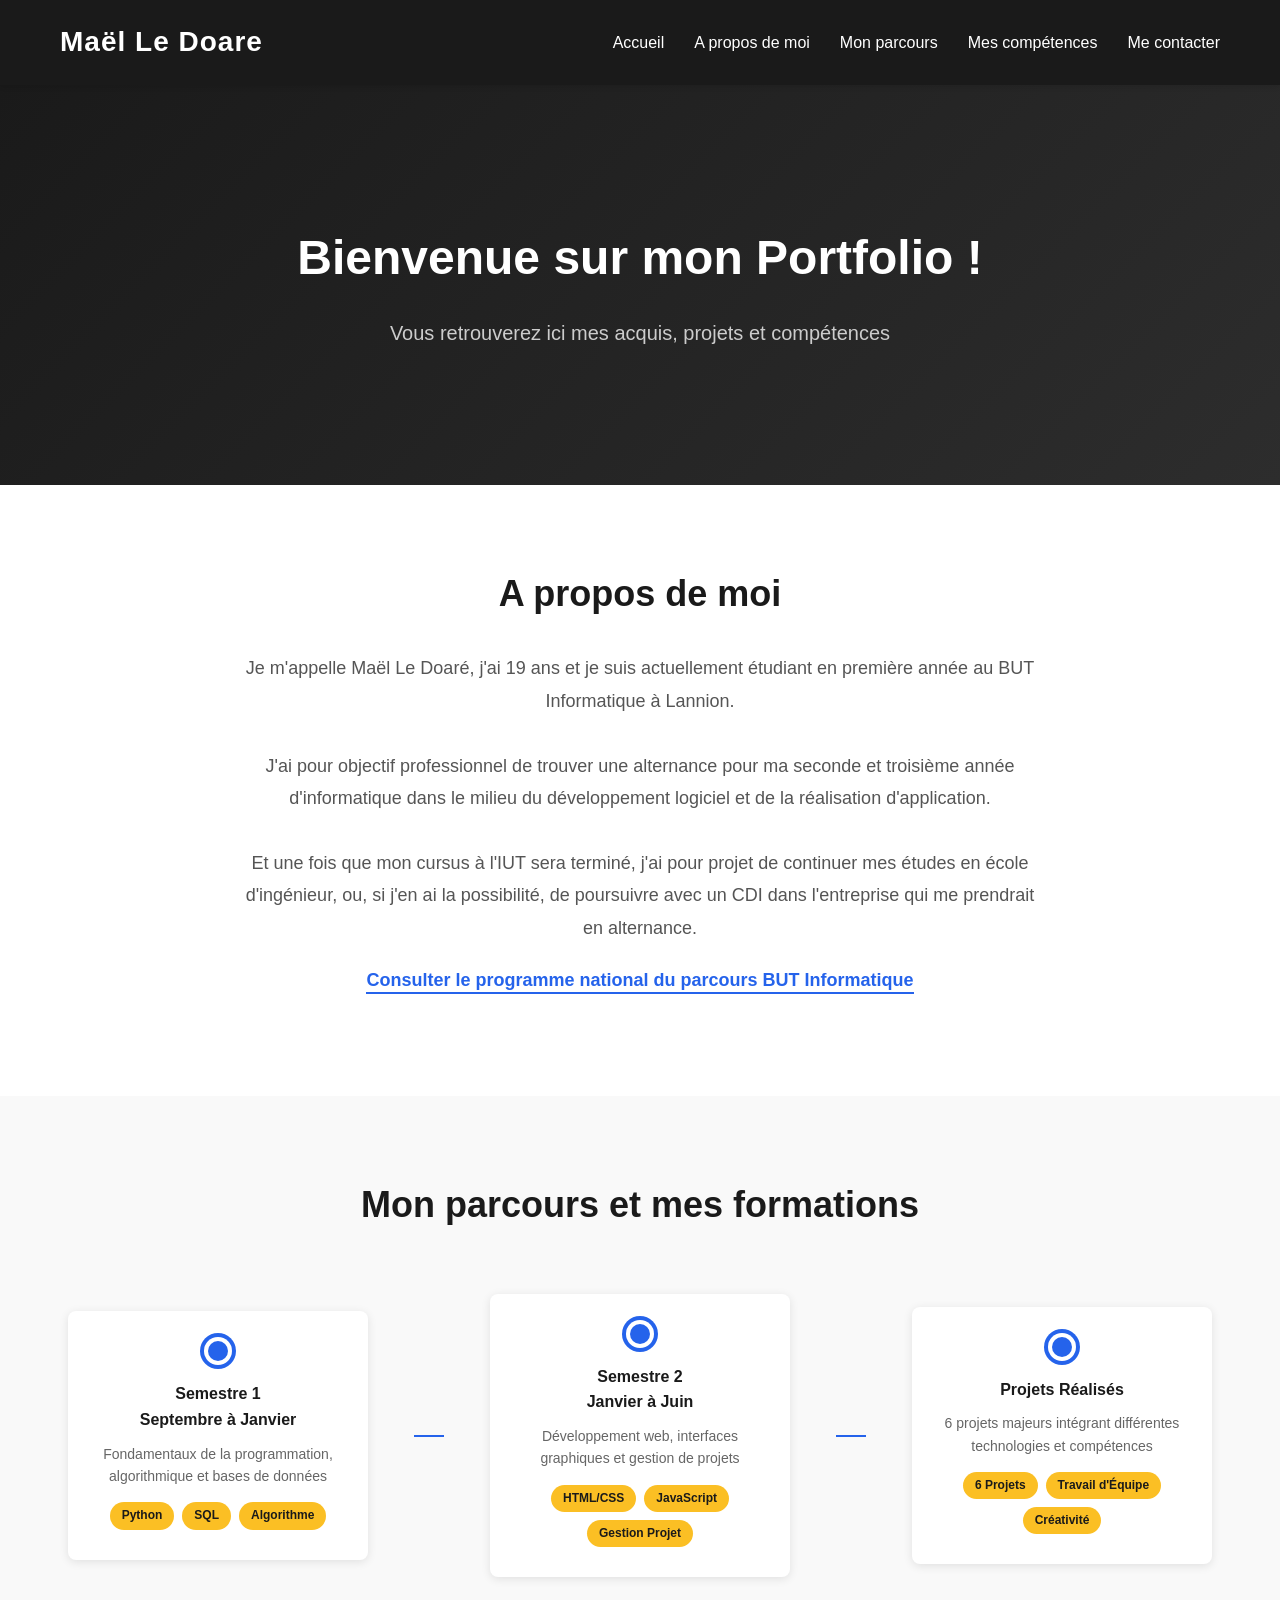
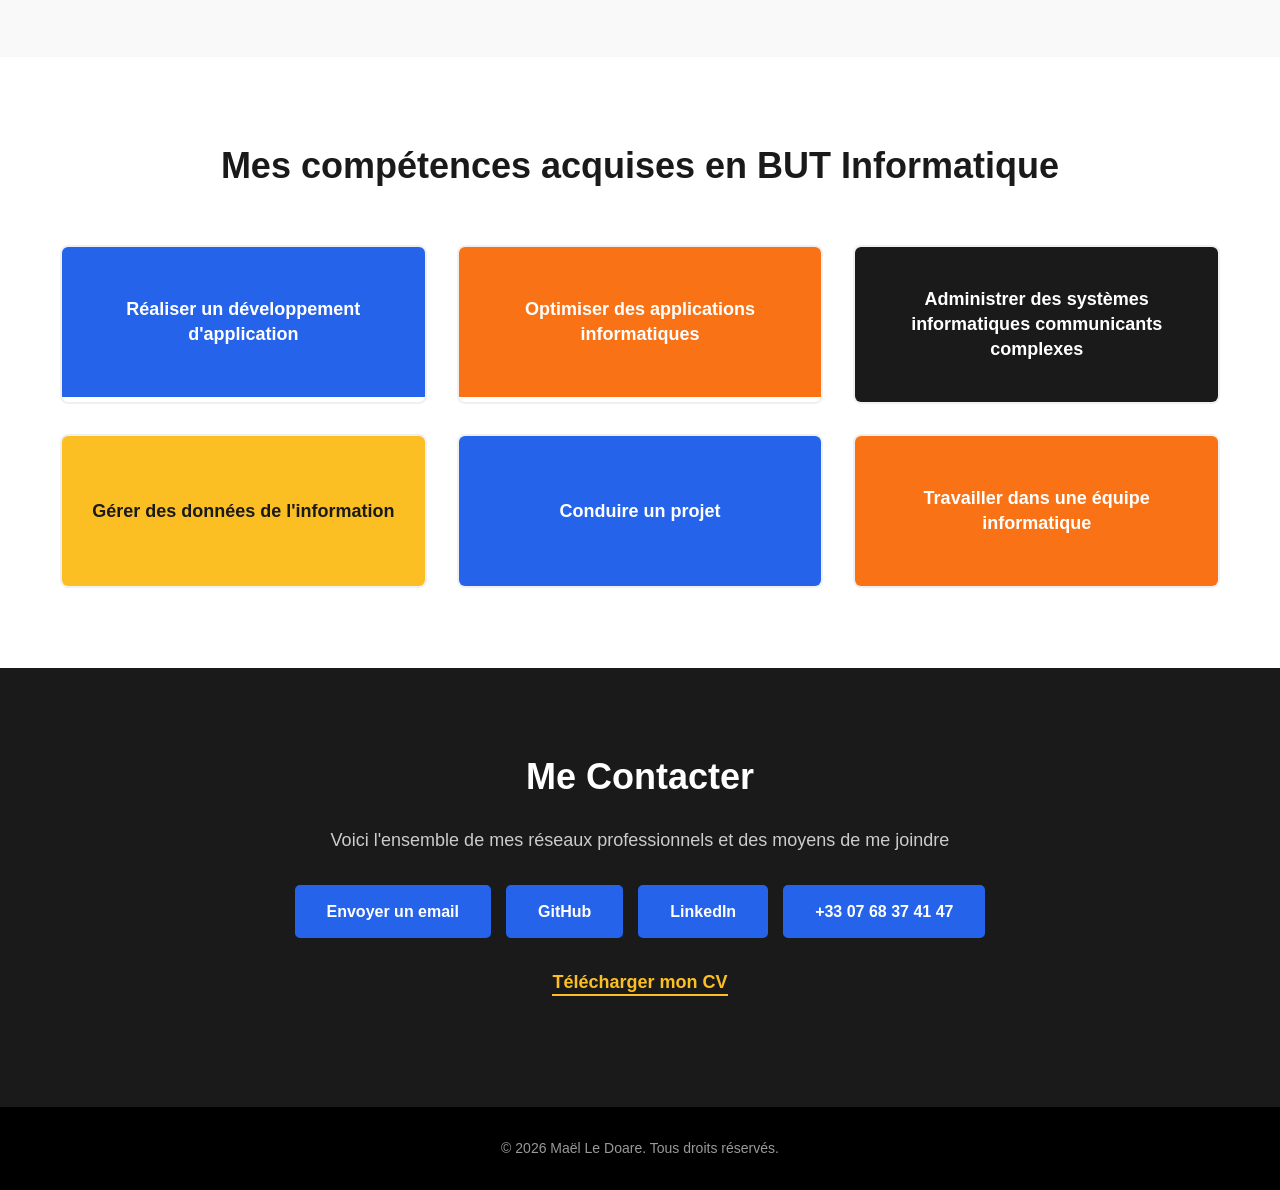
<file: index.html>
<!DOCTYPE html>
<html lang="en">
<head>
    <meta charset="UTF-8">
    <meta name="viewport" content="width=device-width, initial-scale=1.0">
    <title>Portfolio Maël Le Doare</title>
    <link rel="stylesheet" href="styles.css">
</head>
<body>
    <!-- Header -->
    <header class="header">
        <div class="container">
            <h1 class="logo">Maël Le Doare</h1>
            <nav class="nav">
                <ul>
                    <li><a href="#home">Accueil</a></li>
                    <li><a href="#about">A propos de moi</a></li>
                    <li><a href="#timeline">Mon parcours</a></li>
                    <li><a href="#portfolio">Mes compétences</a></li>
                    <li><a href="#contact">Me contacter</a></li>
                </ul>
            </nav>
        </div>
    </header>

    <!-- Main Content -->
    <main>
        <!-- Hero Section -->
        <section id="home" class="hero">
            <div class="container">
                <h2>Bienvenue sur mon Portfolio !</h2>
                <p>Vous retrouverez ici mes acquis, projets et compétences</p>
            </div>
        </section>

        <!-- About Section -->
        <section id="about" class="about">
            <div class="container">
                <h2>A propos de moi</h2>
                <p>Je m'appelle Maël Le Doaré, j'ai 19 ans et je suis actuellement étudiant en première année au BUT Informatique à Lannion.<br><br>J'ai pour objectif professionnel de trouver une alternance pour ma seconde et troisième année d'informatique dans le milieu du développement logiciel et de la réalisation d'application.<br><br>Et une fois que mon cursus à l'IUT sera terminé, j'ai pour projet de continuer mes études en école d'ingénieur, ou, si j'en ai la possibilité, de poursuivre avec un CDI dans l'entreprise qui me prendrait en alternance.</p>
                <p class="formation-link"><a href="annexe-2-licence-professionnelle-bachelor-universitaire-de-technologie-informatique-29016.pdf">Consulter le programme national du parcours BUT Informatique</a></p>
            </div>
        </section>

        <!-- Timeline Section -->
        <section id="timeline" class="timeline-section">
            <div class="container">
                <h2>Mon parcours et mes formations</h2>
                <div class="horizontal-timeline">
                    <div class="timeline-item">
                        <div class="timeline-dot"></div>
                        <h3>Semestre 1<br>Septembre à Janvier</h3>
                        <p>Fondamentaux de la programmation, algorithmique et bases de données</p>
                        <ul class="timeline-tags">
                            <li>Python</li>
                            <li>SQL</li>
                            <li>Algorithme</li>
                        </ul>
                    </div>

                    <div class="timeline-connector"></div>

                    <div class="timeline-item">
                        <div class="timeline-dot"></div>
                        <h3>Semestre 2<br>Janvier à Juin</h3>
                        <p>Développement web, interfaces graphiques et gestion de projets</p>
                        <ul class="timeline-tags">
                            <li>HTML/CSS</li>
                            <li>JavaScript</li>
                            <li>Gestion Projet</li>
                        </ul>
                    </div>

                    <div class="timeline-connector"></div>

                    <div class="timeline-item">
                        <div class="timeline-dot"></div>
                        <h3>Projets Réalisés</h3>
                        <p>6 projets majeurs intégrant différentes technologies et compétences</p>
                        <ul class="timeline-tags">
                            <li>6 Projets</li>
                            <li>Travail d'Équipe</li>
                            <li>Créativité</li>
                        </ul>
                    </div>
                </div>
            </div>
        </section>

        <!-- Portfolio Section -->
        <section id="portfolio" class="portfolio">
            <div class="container">
                <h2>Mes compétences acquises en BUT Informatique</h2>
                <div class="portfolio-grid">
                    <div class="portfolio-item">
                        <div class="portfolio-header">
                            <h3>Réaliser un développement d'application</h3>
                        </div>
                    </div>
                    <div class="portfolio-item">
                        <div class="portfolio-header">
                            <h3>Optimiser des applications informatiques</h3>
                        </div>
                    </div>
                    <div class="portfolio-item">
                        <div class="portfolio-header">
                            <h3>Administrer des systèmes informatiques communicants complexes</h3>
                        </div>
                    </div>
                    <div class="portfolio-item">
                        <div class="portfolio-header">
                            <h3>Gérer des données de l'information</h3>
                        </div>
                    </div>
                    <div class="portfolio-item">
                        <div class="portfolio-header">
                            <h3>Conduire un projet</h3>
                        </div>
                    </div>
                    <div class="portfolio-item">
                        <div class="portfolio-header">
                            <h3>Travailler dans une équipe informatique</h3>
                        </div>
                    </div>
                </div>
            </div>
        </section>

        <!-- Contact Section -->
        <section id="contact" class="contact">
            <div class="container">
                <h2>Me Contacter</h2>
                <p>Voici l'ensemble de mes réseaux professionnels et des moyens de me joindre</p>
                <div class="contact-links">
                    <a href="mailto:mael.ledoare@etudiant.univ-rennes.fr" class="cta-button">Envoyer un email</a>
                    <a href="https://github.com/Mael-Le-Doare" class="cta-button">GitHub</a>
                    <a href="https://www.linkedin.com/in/maël-le-doaré-a1591b401/" class="cta-button">LinkedIn</a>
                    <a href="tel:0768374147" class="cta-button">+33 07 68 37 41 47</a>
                </div>
                <p class="cv-link"><a href="CV_2026-03-26_Maël_Le Doaré.pdf">Télécharger mon CV</a></p>
            </div>
        </section>
    </main>

    <!-- Footer -->
    <footer class="footer">
        <div class="container">
            <p>&copy; 2026 Maël Le Doare. Tous droits réservés.</p>
        </div>
    </footer>
</body>
</html>
</file>
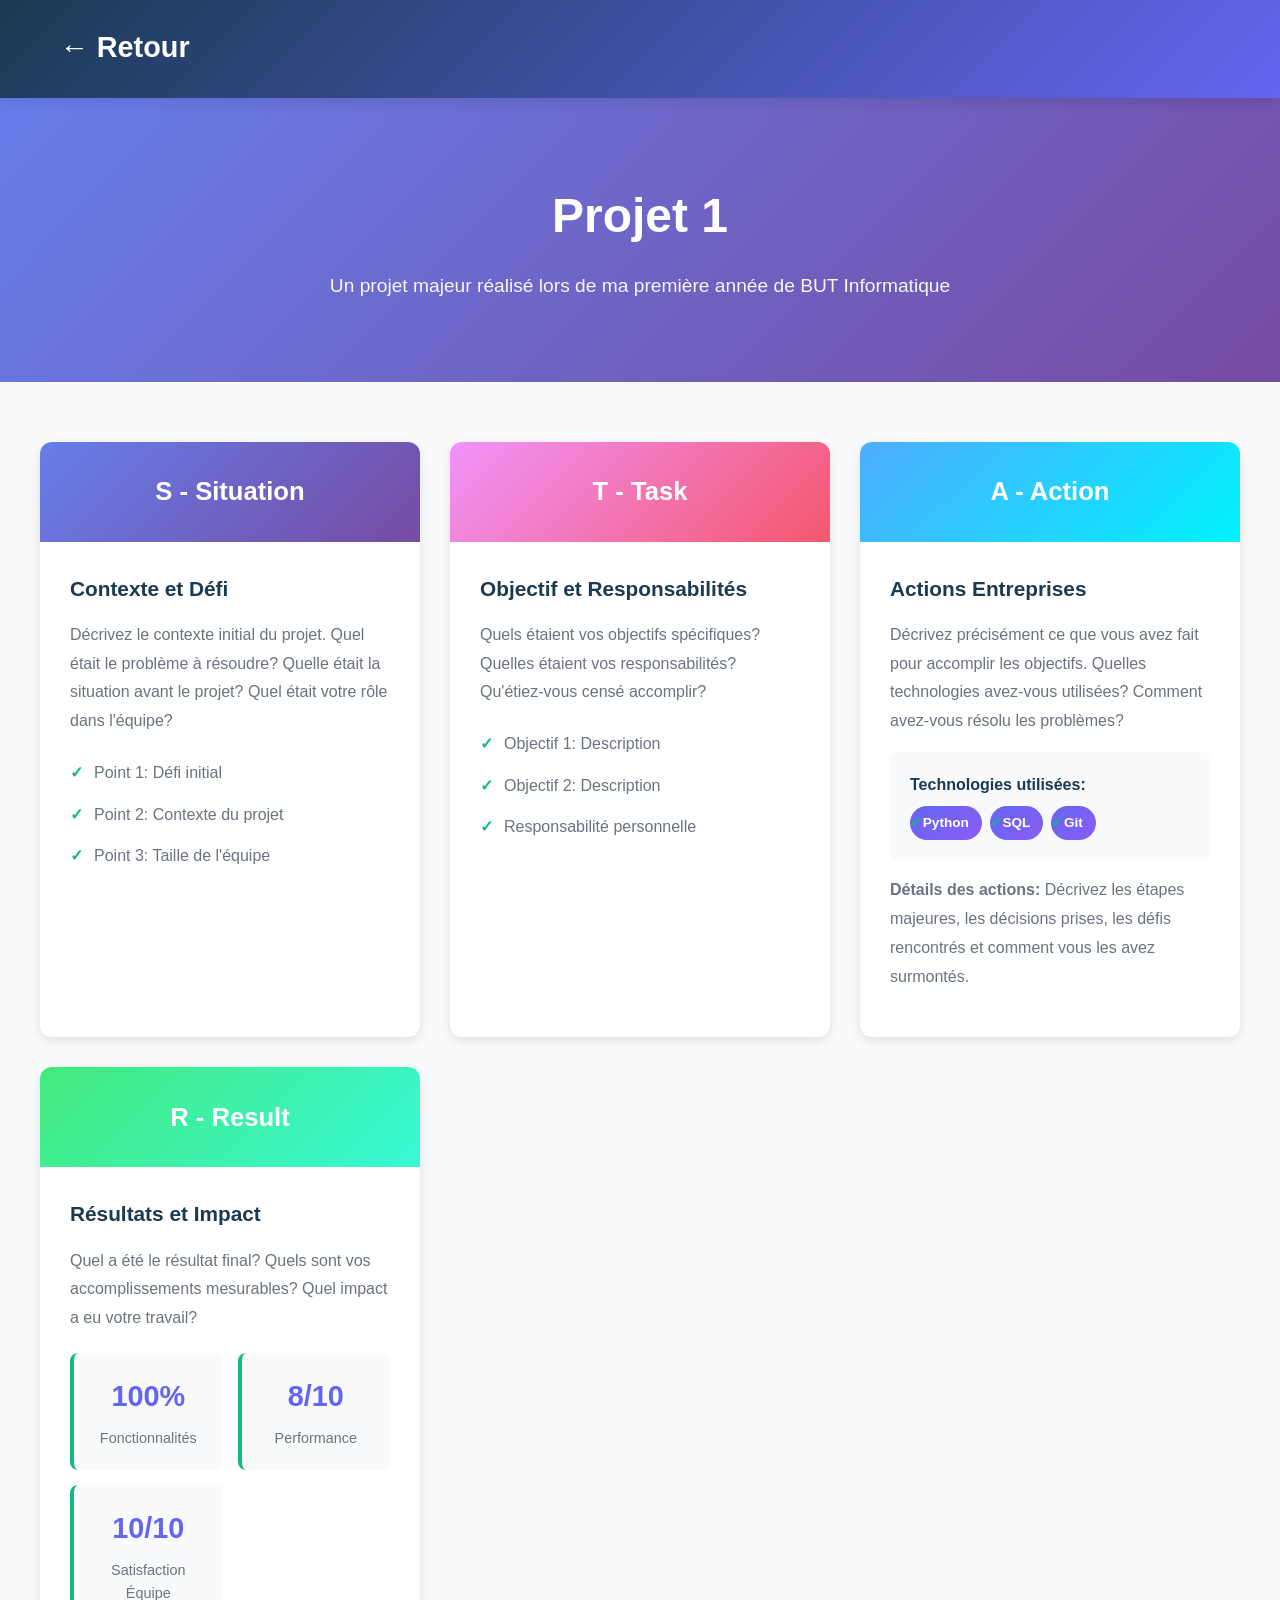
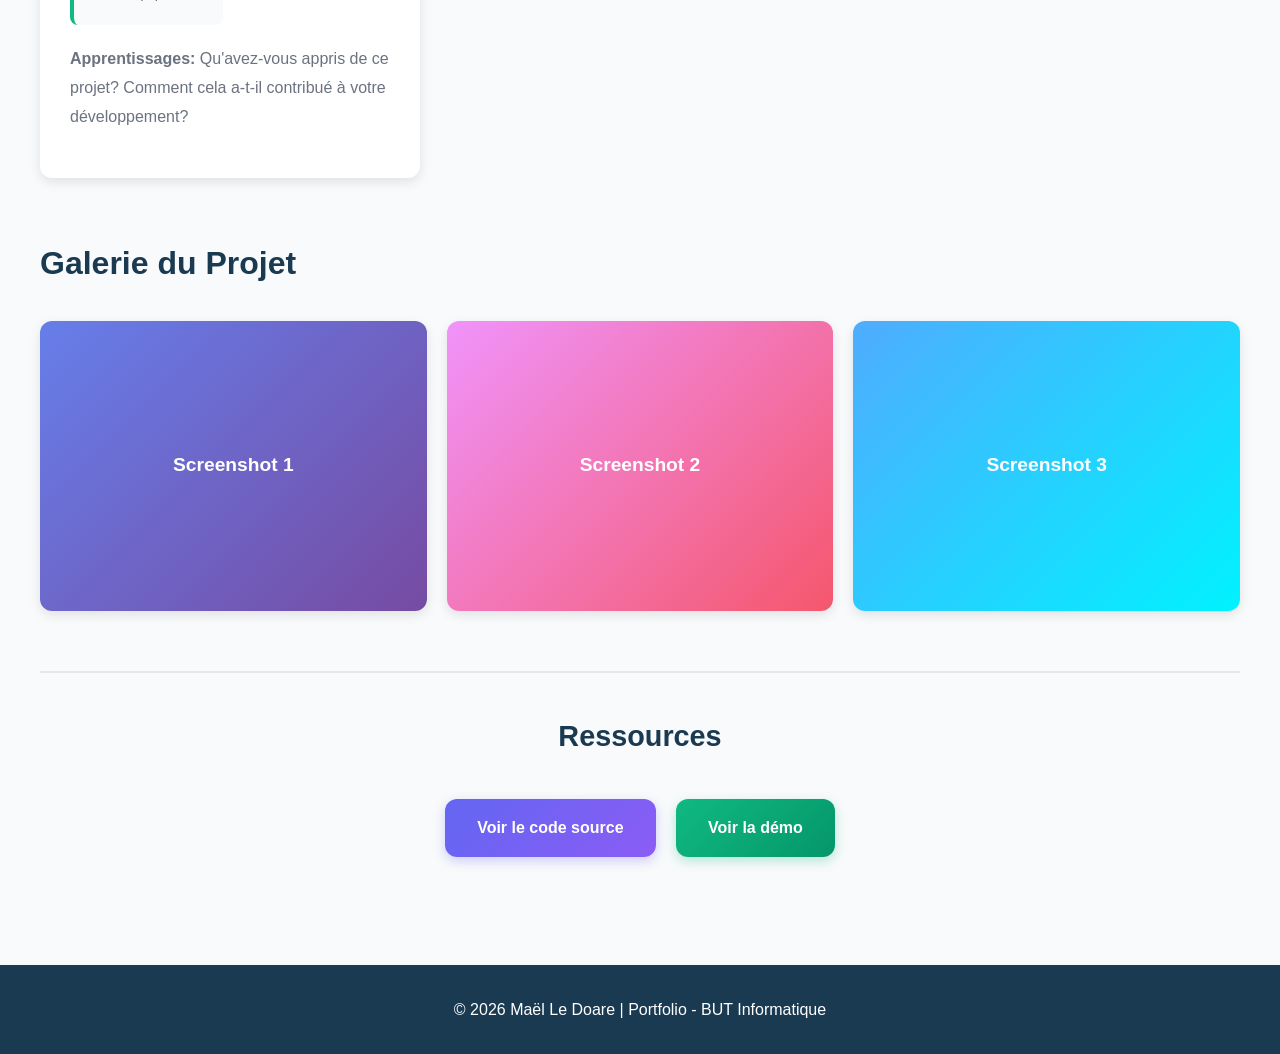
<file: project1.html>
<!DOCTYPE html>
<html lang="fr">
<head>
    <meta charset="UTF-8">
    <meta name="viewport" content="width=device-width, initial-scale=1.0">
    <title>Projet 1 - Portfolio Maël Le Doare</title>
    <link rel="stylesheet" href="style.css">
    <link rel="stylesheet" href="project-styles.css">
</head>
<body>
    <!-- Navigation -->
    <nav class="navbar">
        <div class="container">
            <div class="nav-brand">
                <h1><a href="index.html" style="color: white; text-decoration: none;">← Retour</a></h1>
            </div>
        </div>
    </nav>

    <!-- Project Hero -->
    <section class="project-hero" style="background: linear-gradient(135deg, #667eea 0%, #764ba2 100%);">
        <div class="container">
            <h1 class="project-title">Projet 1</h1>
            <p class="project-description">Un projet majeur réalisé lors de ma première année de BUT Informatique</p>
        </div>
    </section>

    <!-- Main Content -->
    <main class="container project-main">
        <!-- STAR Method -->
        <div class="star-method">
            <!-- Situation -->
            <div class="star-section">
                <div class="star-header situation">
                    <h2>S - Situation</h2>
                </div>
                <div class="star-content">
                    <h3>Contexte et Défi</h3>
                    <p>
                        Décrivez le contexte initial du projet. Quel était le problème à résoudre? 
                        Quelle était la situation avant le projet? Quel était votre rôle dans l'équipe?
                    </p>
                    <ul>
                        <li>Point 1: Défi initial</li>
                        <li>Point 2: Contexte du projet</li>
                        <li>Point 3: Taille de l'équipe</li>
                    </ul>
                </div>
            </div>

            <!-- Task -->
            <div class="star-section">
                <div class="star-header task">
                    <h2>T - Task</h2>
                </div>
                <div class="star-content">
                    <h3>Objectif et Responsabilités</h3>
                    <p>
                        Quels étaient vos objectifs spécifiques? Quelles étaient vos responsabilités? 
                        Qu'étiez-vous censé accomplir?
                    </p>
                    <ul>
                        <li>Objectif 1: Description</li>
                        <li>Objectif 2: Description</li>
                        <li>Responsabilité personnelle</li>
                    </ul>
                </div>
            </div>

            <!-- Action -->
            <div class="star-section">
                <div class="star-header action">
                    <h2>A - Action</h2>
                </div>
                <div class="star-content">
                    <h3>Actions Entreprises</h3>
                    <p>
                        Décrivez précisément ce que vous avez fait pour accomplir les objectifs. 
                        Quelles technologies avez-vous utilisées? Comment avez-vous résolu les problèmes?
                    </p>
                    <div class="technologies">
                        <h4>Technologies utilisées:</h4>
                        <ul>
                            <li>Python</li>
                            <li>SQL</li>
                            <li>Git</li>
                        </ul>
                    </div>
                    <p style="margin-top: 1rem;">
                        <strong>Détails des actions:</strong> Décrivez les étapes majeures, 
                        les décisions prises, les défis rencontrés et comment vous les avez surmontés.
                    </p>
                </div>
            </div>

            <!-- Result -->
            <div class="star-section">
                <div class="star-header result">
                    <h2>R - Result</h2>
                </div>
                <div class="star-content">
                    <h3>Résultats et Impact</h3>
                    <p>
                        Quel a été le résultat final? Quels sont vos accomplissements mesurables? 
                        Quel impact a eu votre travail?
                    </p>
                    <div class="results-grid">
                        <div class="result-item">
                            <span class="result-number">100%</span>
                            <span class="result-label">Fonctionnalités</span>
                        </div>
                        <div class="result-item">
                            <span class="result-number">8/10</span>
                            <span class="result-label">Performance</span>
                        </div>
                        <div class="result-item">
                            <span class="result-number">10/10</span>
                            <span class="result-label">Satisfaction Équipe</span>
                        </div>
                    </div>
                    <p style="margin-top: 1rem;">
                        <strong>Apprentissages:</strong> Qu'avez-vous appris de ce projet? 
                        Comment cela a-t-il contribué à votre développement?
                    </p>
                </div>
            </div>
        </div>

        <!-- Gallery/Screenshots Section -->
        <div class="project-gallery">
            <h2>Galerie du Projet</h2>
            <div class="gallery-grid">
                <div class="gallery-item">
                    <div class="placeholder" style="background: linear-gradient(135deg, #667eea 0%, #764ba2 100%);">
                        Screenshot 1
                    </div>
                </div>
                <div class="gallery-item">
                    <div class="placeholder" style="background: linear-gradient(135deg, #f093fb 0%, #f5576c 100%);">
                        Screenshot 2
                    </div>
                </div>
                <div class="gallery-item">
                    <div class="placeholder" style="background: linear-gradient(135deg, #4facfe 0%, #00f2fe 100%);">
                        Screenshot 3
                    </div>
                </div>
            </div>
        </div>

        <!-- Links Section -->
        <div class="project-links">
            <h2>Ressources</h2>
            <a href="https://github.com" class="link-button" target="_blank">Voir le code source</a>
            <a href="#" class="link-button secondary">Voir la démo</a>
        </div>
    </main>

    <!-- Footer -->
    <footer class="footer">
        <p>&copy; 2026 Maël Le Doare | Portfolio - BUT Informatique</p>
    </footer>

    <script src="script.js"></script>
</body>
</html>
</file>
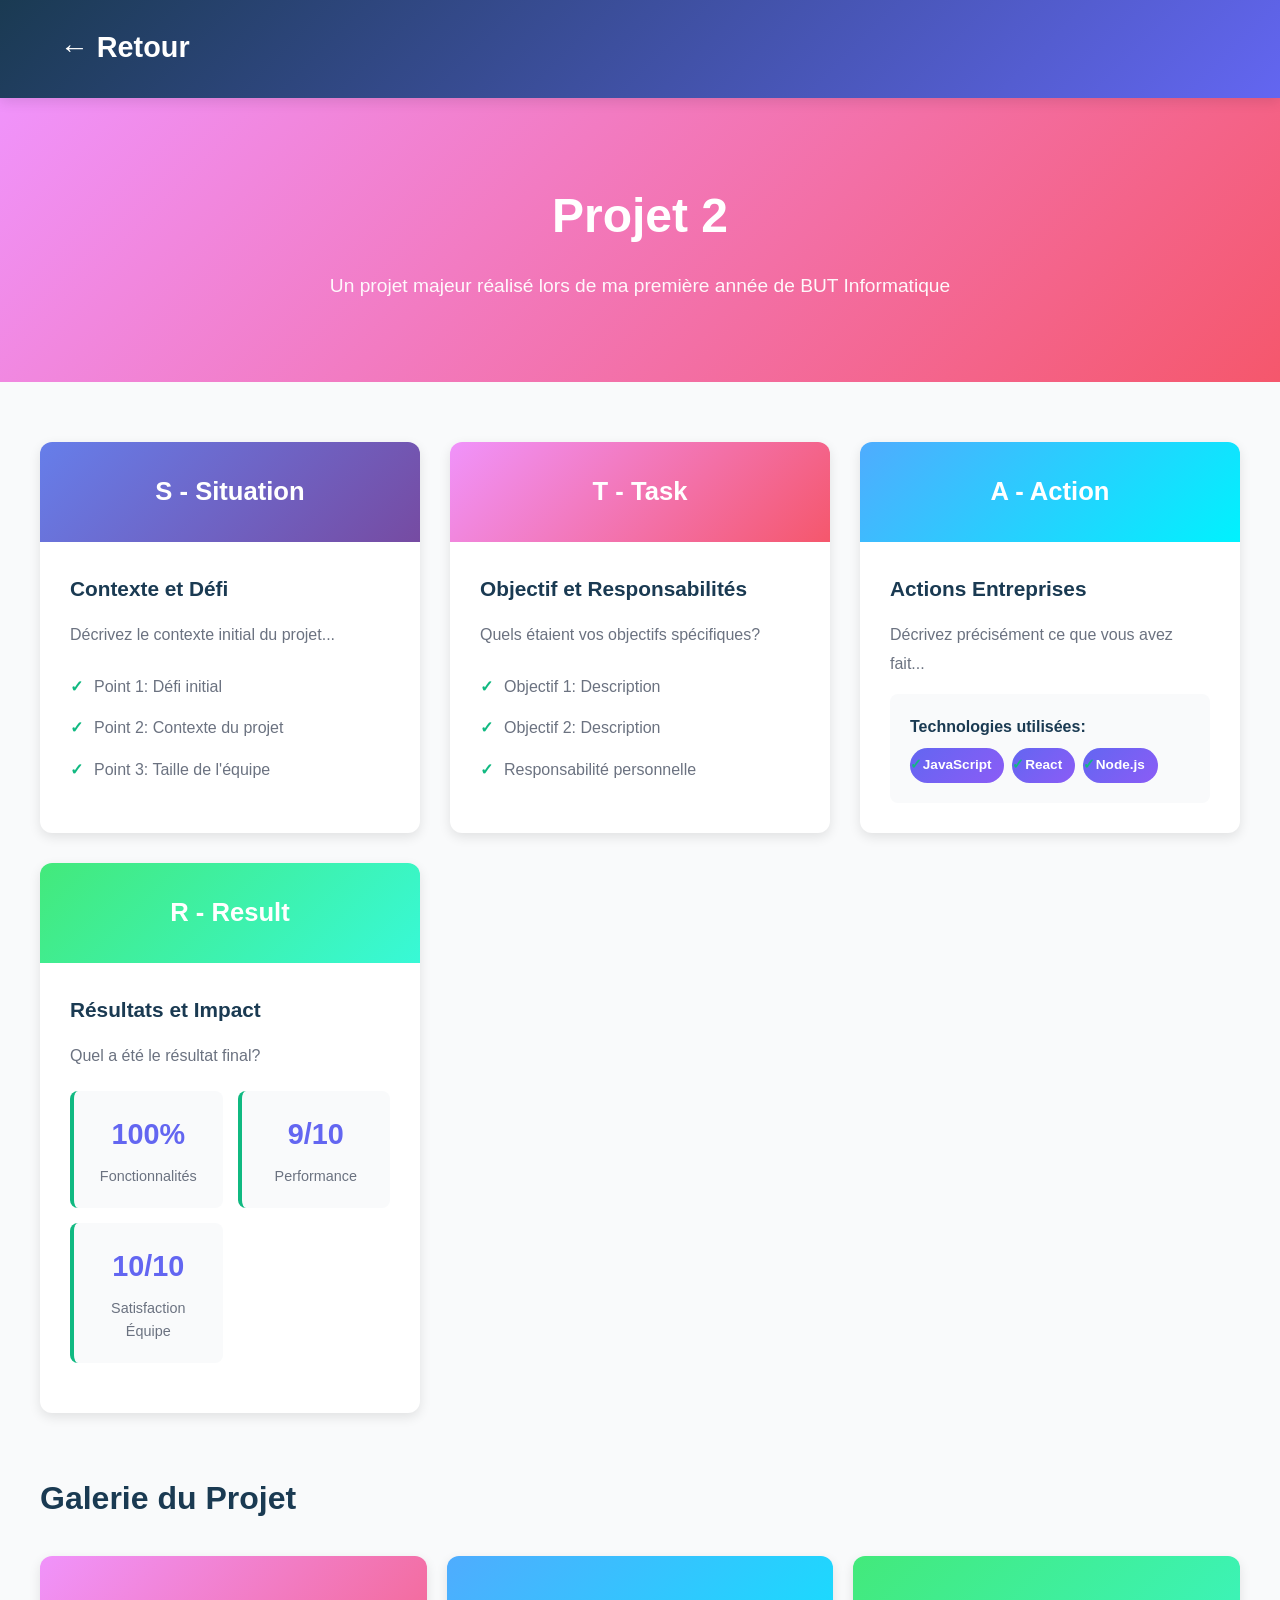
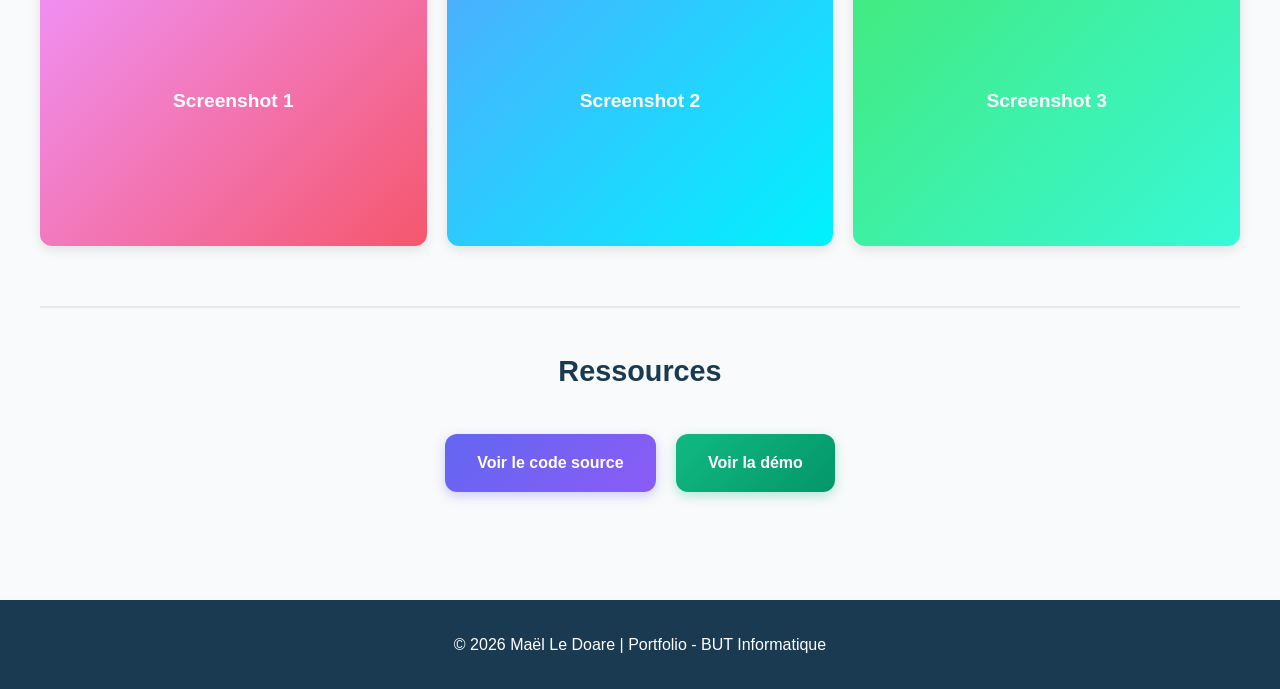
<file: project2.html>
<!DOCTYPE html>
<html lang="fr">
<head>
    <meta charset="UTF-8">
    <meta name="viewport" content="width=device-width, initial-scale=1.0">
    <title>Projet 2 - Portfolio Maël Le Doare</title>
    <link rel="stylesheet" href="style.css">
    <link rel="stylesheet" href="project-styles.css">
</head>
<body>
    <nav class="navbar">
        <div class="container">
            <div class="nav-brand">
                <h1><a href="index.html" style="color: white; text-decoration: none;">← Retour</a></h1>
            </div>
        </div>
    </nav>

    <section class="project-hero" style="background: linear-gradient(135deg, #f093fb 0%, #f5576c 100%);">
        <div class="container">
            <h1 class="project-title">Projet 2</h1>
            <p class="project-description">Un projet majeur réalisé lors de ma première année de BUT Informatique</p>
        </div>
    </section>

    <main class="container project-main">
        <div class="star-method">
            <div class="star-section">
                <div class="star-header situation">
                    <h2>S - Situation</h2>
                </div>
                <div class="star-content">
                    <h3>Contexte et Défi</h3>
                    <p>Décrivez le contexte initial du projet...</p>
                    <ul>
                        <li>Point 1: Défi initial</li>
                        <li>Point 2: Contexte du projet</li>
                        <li>Point 3: Taille de l'équipe</li>
                    </ul>
                </div>
            </div>

            <div class="star-section">
                <div class="star-header task">
                    <h2>T - Task</h2>
                </div>
                <div class="star-content">
                    <h3>Objectif et Responsabilités</h3>
                    <p>Quels étaient vos objectifs spécifiques?</p>
                    <ul>
                        <li>Objectif 1: Description</li>
                        <li>Objectif 2: Description</li>
                        <li>Responsabilité personnelle</li>
                    </ul>
                </div>
            </div>

            <div class="star-section">
                <div class="star-header action">
                    <h2>A - Action</h2>
                </div>
                <div class="star-content">
                    <h3>Actions Entreprises</h3>
                    <p>Décrivez précisément ce que vous avez fait...</p>
                    <div class="technologies">
                        <h4>Technologies utilisées:</h4>
                        <ul>
                            <li>JavaScript</li>
                            <li>React</li>
                            <li>Node.js</li>
                        </ul>
                    </div>
                </div>
            </div>

            <div class="star-section">
                <div class="star-header result">
                    <h2>R - Result</h2>
                </div>
                <div class="star-content">
                    <h3>Résultats et Impact</h3>
                    <p>Quel a été le résultat final?</p>
                    <div class="results-grid">
                        <div class="result-item">
                            <span class="result-number">100%</span>
                            <span class="result-label">Fonctionnalités</span>
                        </div>
                        <div class="result-item">
                            <span class="result-number">9/10</span>
                            <span class="result-label">Performance</span>
                        </div>
                        <div class="result-item">
                            <span class="result-number">10/10</span>
                            <span class="result-label">Satisfaction Équipe</span>
                        </div>
                    </div>
                </div>
            </div>
        </div>

        <div class="project-gallery">
            <h2>Galerie du Projet</h2>
            <div class="gallery-grid">
                <div class="gallery-item">
                    <div class="placeholder" style="background: linear-gradient(135deg, #f093fb 0%, #f5576c 100%);">
                        Screenshot 1
                    </div>
                </div>
                <div class="gallery-item">
                    <div class="placeholder" style="background: linear-gradient(135deg, #4facfe 0%, #00f2fe 100%);">
                        Screenshot 2
                    </div>
                </div>
                <div class="gallery-item">
                    <div class="placeholder" style="background: linear-gradient(135deg, #43e97b 0%, #38f9d7 100%);">
                        Screenshot 3
                    </div>
                </div>
            </div>
        </div>

        <div class="project-links">
            <h2>Ressources</h2>
            <a href="https://github.com" class="link-button" target="_blank">Voir le code source</a>
            <a href="#" class="link-button secondary">Voir la démo</a>
        </div>
    </main>

    <footer class="footer">
        <p>&copy; 2026 Maël Le Doare | Portfolio - BUT Informatique</p>
    </footer>

    <script src="script.js"></script>
</body>
</html>
</file>
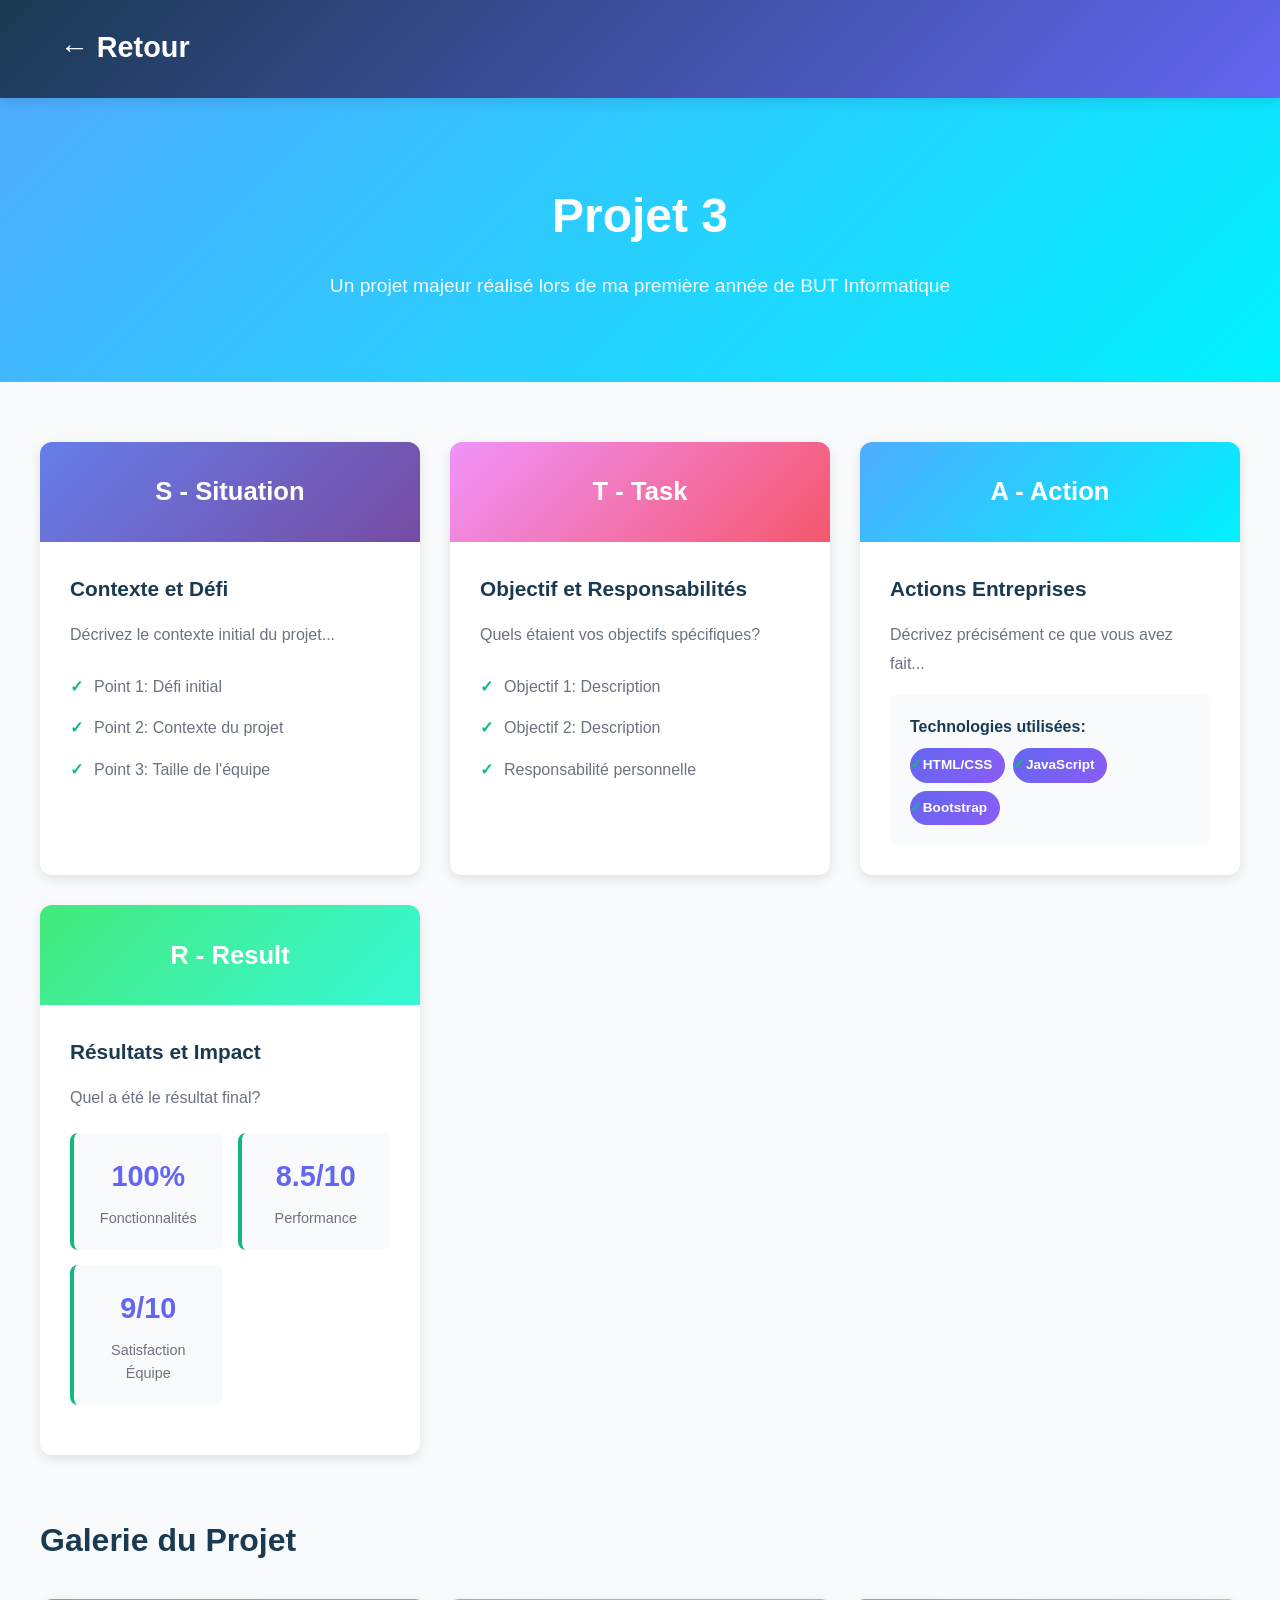
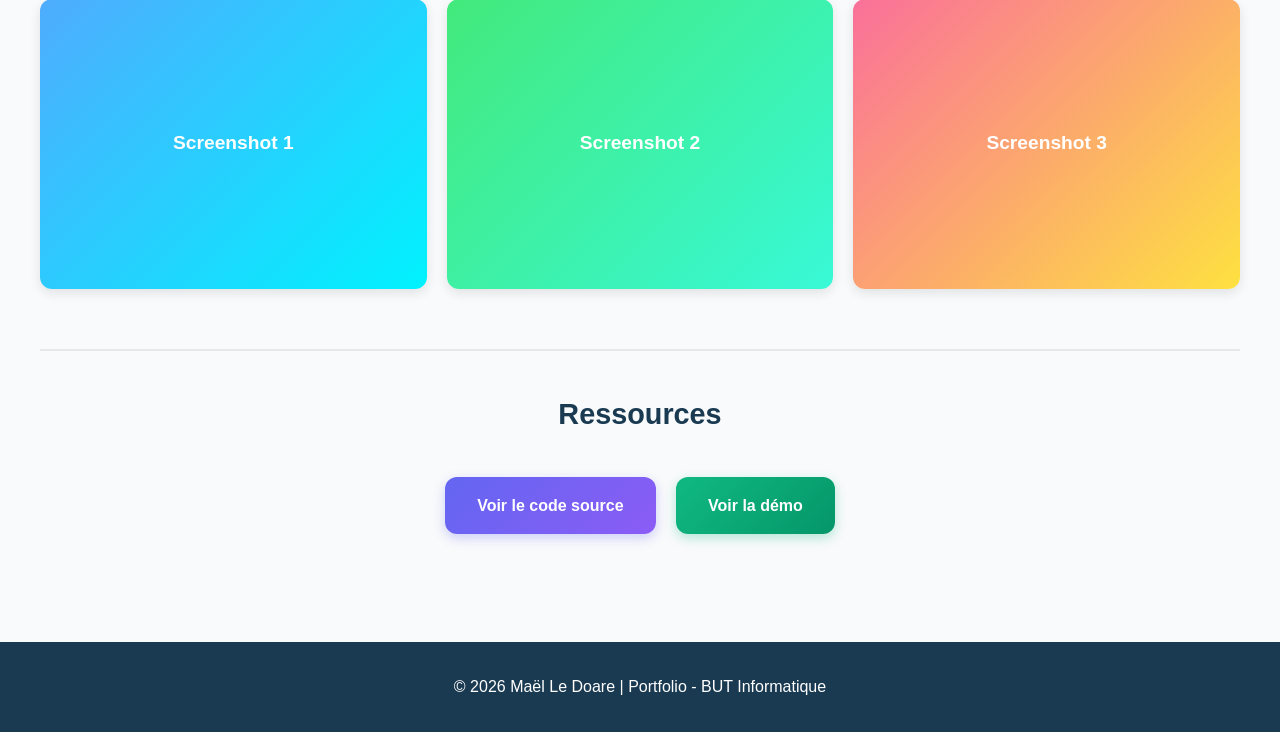
<file: project3.html>
<!DOCTYPE html>
<html lang="fr">
<head>
    <meta charset="UTF-8">
    <meta name="viewport" content="width=device-width, initial-scale=1.0">
    <title>Projet 3 - Portfolio Maël Le Doare</title>
    <link rel="stylesheet" href="style.css">
    <link rel="stylesheet" href="project-styles.css">
</head>
<body>
    <nav class="navbar">
        <div class="container">
            <div class="nav-brand">
                <h1><a href="index.html" style="color: white; text-decoration: none;">← Retour</a></h1>
            </div>
        </div>
    </nav>

    <section class="project-hero" style="background: linear-gradient(135deg, #4facfe 0%, #00f2fe 100%);">
        <div class="container">
            <h1 class="project-title">Projet 3</h1>
            <p class="project-description">Un projet majeur réalisé lors de ma première année de BUT Informatique</p>
        </div>
    </section>

    <main class="container project-main">
        <div class="star-method">
            <div class="star-section">
                <div class="star-header situation">
                    <h2>S - Situation</h2>
                </div>
                <div class="star-content">
                    <h3>Contexte et Défi</h3>
                    <p>Décrivez le contexte initial du projet...</p>
                    <ul>
                        <li>Point 1: Défi initial</li>
                        <li>Point 2: Contexte du projet</li>
                        <li>Point 3: Taille de l'équipe</li>
                    </ul>
                </div>
            </div>

            <div class="star-section">
                <div class="star-header task">
                    <h2>T - Task</h2>
                </div>
                <div class="star-content">
                    <h3>Objectif et Responsabilités</h3>
                    <p>Quels étaient vos objectifs spécifiques?</p>
                    <ul>
                        <li>Objectif 1: Description</li>
                        <li>Objectif 2: Description</li>
                        <li>Responsabilité personnelle</li>
                    </ul>
                </div>
            </div>

            <div class="star-section">
                <div class="star-header action">
                    <h2>A - Action</h2>
                </div>
                <div class="star-content">
                    <h3>Actions Entreprises</h3>
                    <p>Décrivez précisément ce que vous avez fait...</p>
                    <div class="technologies">
                        <h4>Technologies utilisées:</h4>
                        <ul>
                            <li>HTML/CSS</li>
                            <li>JavaScript</li>
                            <li>Bootstrap</li>
                        </ul>
                    </div>
                </div>
            </div>

            <div class="star-section">
                <div class="star-header result">
                    <h2>R - Result</h2>
                </div>
                <div class="star-content">
                    <h3>Résultats et Impact</h3>
                    <p>Quel a été le résultat final?</p>
                    <div class="results-grid">
                        <div class="result-item">
                            <span class="result-number">100%</span>
                            <span class="result-label">Fonctionnalités</span>
                        </div>
                        <div class="result-item">
                            <span class="result-number">8.5/10</span>
                            <span class="result-label">Performance</span>
                        </div>
                        <div class="result-item">
                            <span class="result-number">9/10</span>
                            <span class="result-label">Satisfaction Équipe</span>
                        </div>
                    </div>
                </div>
            </div>
        </div>

        <div class="project-gallery">
            <h2>Galerie du Projet</h2>
            <div class="gallery-grid">
                <div class="gallery-item">
                    <div class="placeholder" style="background: linear-gradient(135deg, #4facfe 0%, #00f2fe 100%);">
                        Screenshot 1
                    </div>
                </div>
                <div class="gallery-item">
                    <div class="placeholder" style="background: linear-gradient(135deg, #43e97b 0%, #38f9d7 100%);">
                        Screenshot 2
                    </div>
                </div>
                <div class="gallery-item">
                    <div class="placeholder" style="background: linear-gradient(135deg, #fa709a 0%, #fee140 100%);">
                        Screenshot 3
                    </div>
                </div>
            </div>
        </div>

        <div class="project-links">
            <h2>Ressources</h2>
            <a href="https://github.com" class="link-button" target="_blank">Voir le code source</a>
            <a href="#" class="link-button secondary">Voir la démo</a>
        </div>
    </main>

    <footer class="footer">
        <p>&copy; 2026 Maël Le Doare | Portfolio - BUT Informatique</p>
    </footer>

    <script src="script.js"></script>
</body>
</html>
</file>
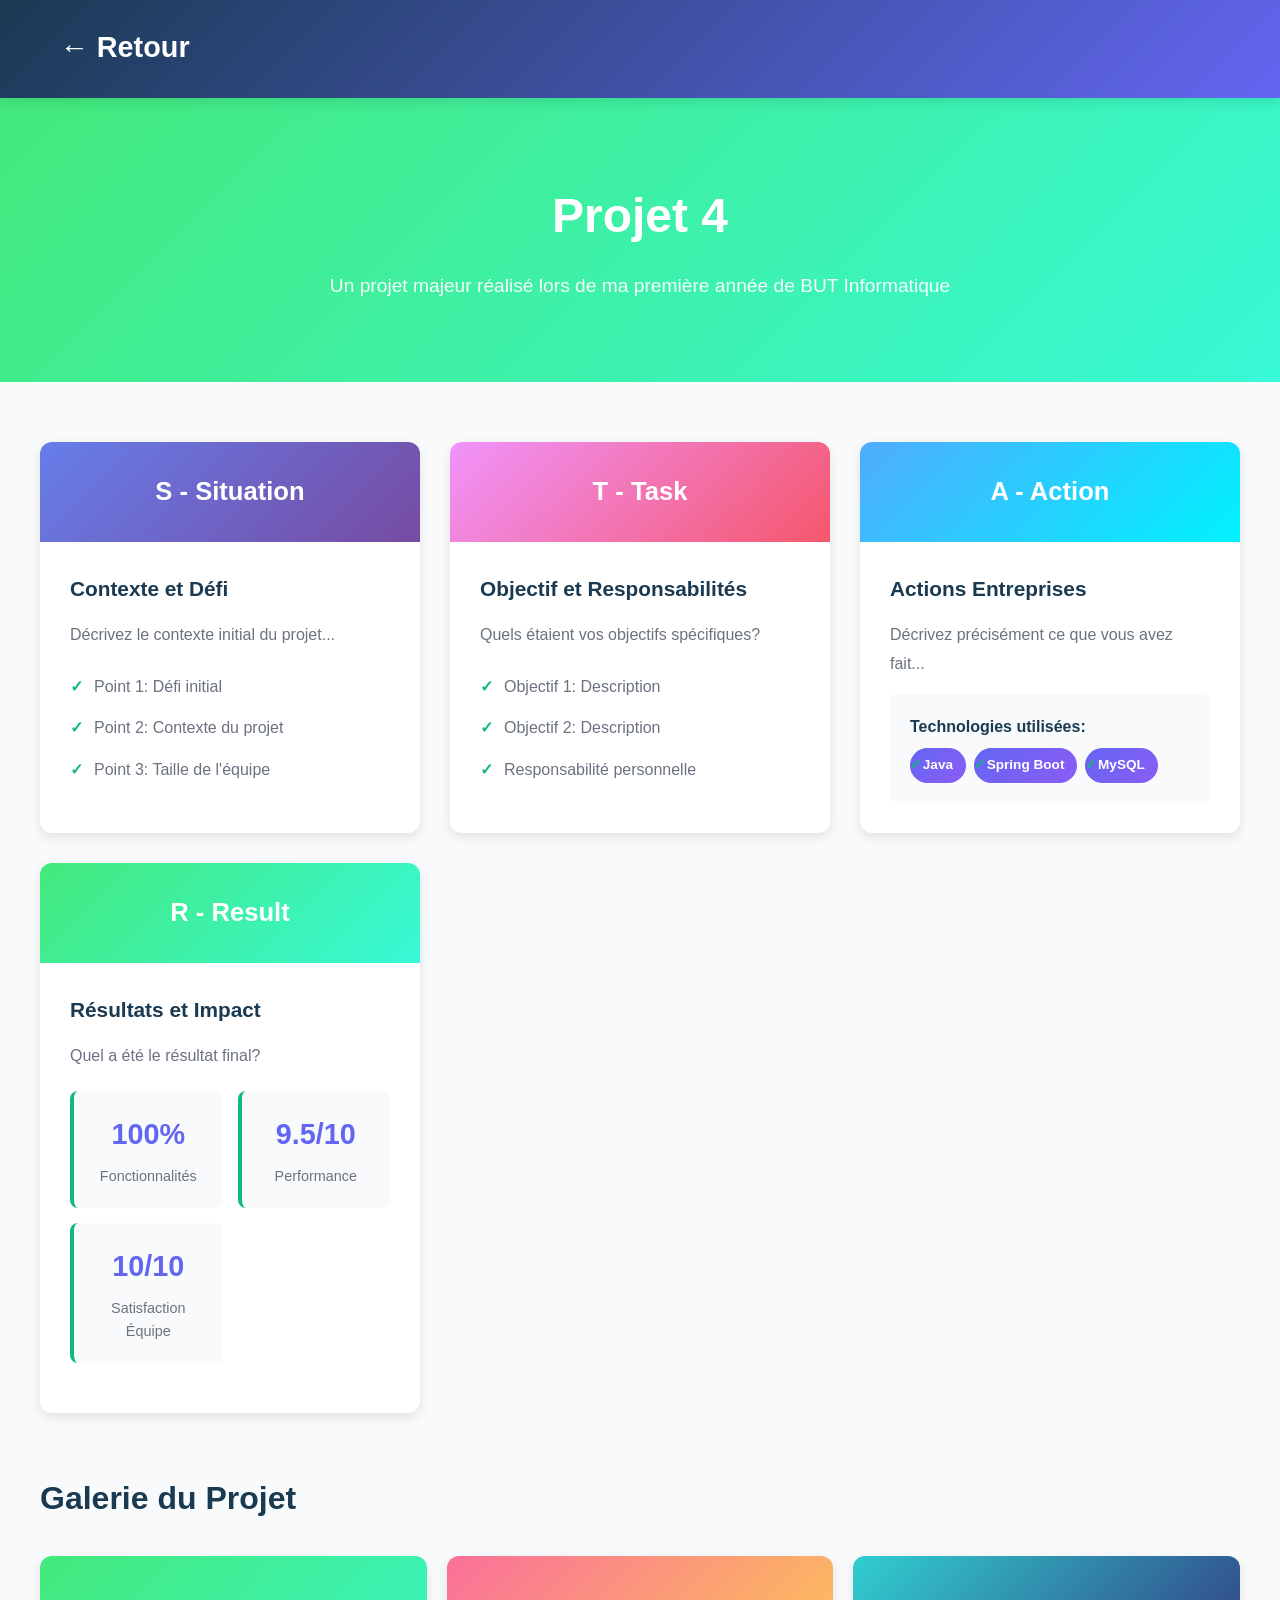
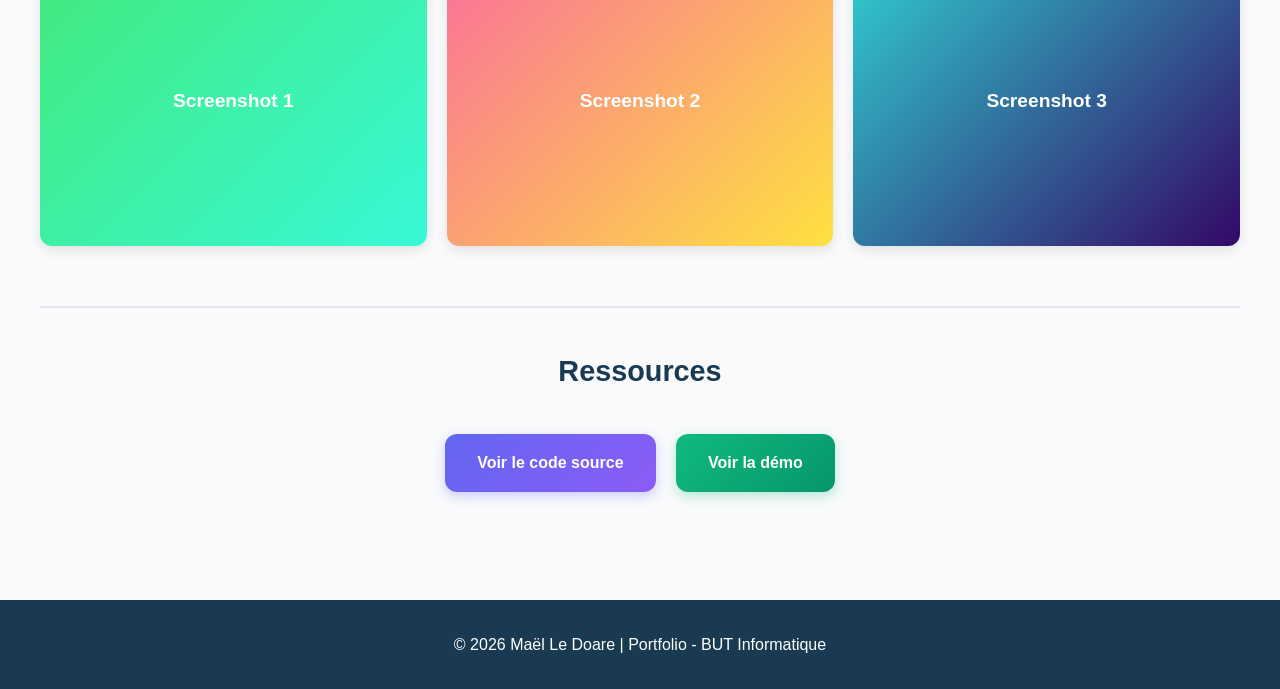
<file: project4.html>
<!DOCTYPE html>
<html lang="fr">
<head>
    <meta charset="UTF-8">
    <meta name="viewport" content="width=device-width, initial-scale=1.0">
    <title>Projet 4 - Portfolio Maël Le Doare</title>
    <link rel="stylesheet" href="style.css">
    <link rel="stylesheet" href="project-styles.css">
</head>
<body>
    <nav class="navbar">
        <div class="container">
            <div class="nav-brand">
                <h1><a href="index.html" style="color: white; text-decoration: none;">← Retour</a></h1>
            </div>
        </div>
    </nav>

    <section class="project-hero" style="background: linear-gradient(135deg, #43e97b 0%, #38f9d7 100%);">
        <div class="container">
            <h1 class="project-title">Projet 4</h1>
            <p class="project-description">Un projet majeur réalisé lors de ma première année de BUT Informatique</p>
        </div>
    </section>

    <main class="container project-main">
        <div class="star-method">
            <div class="star-section">
                <div class="star-header situation">
                    <h2>S - Situation</h2>
                </div>
                <div class="star-content">
                    <h3>Contexte et Défi</h3>
                    <p>Décrivez le contexte initial du projet...</p>
                    <ul>
                        <li>Point 1: Défi initial</li>
                        <li>Point 2: Contexte du projet</li>
                        <li>Point 3: Taille de l'équipe</li>
                    </ul>
                </div>
            </div>

            <div class="star-section">
                <div class="star-header task">
                    <h2>T - Task</h2>
                </div>
                <div class="star-content">
                    <h3>Objectif et Responsabilités</h3>
                    <p>Quels étaient vos objectifs spécifiques?</p>
                    <ul>
                        <li>Objectif 1: Description</li>
                        <li>Objectif 2: Description</li>
                        <li>Responsabilité personnelle</li>
                    </ul>
                </div>
            </div>

            <div class="star-section">
                <div class="star-header action">
                    <h2>A - Action</h2>
                </div>
                <div class="star-content">
                    <h3>Actions Entreprises</h3>
                    <p>Décrivez précisément ce que vous avez fait...</p>
                    <div class="technologies">
                        <h4>Technologies utilisées:</h4>
                        <ul>
                            <li>Java</li>
                            <li>Spring Boot</li>
                            <li>MySQL</li>
                        </ul>
                    </div>
                </div>
            </div>

            <div class="star-section">
                <div class="star-header result">
                    <h2>R - Result</h2>
                </div>
                <div class="star-content">
                    <h3>Résultats et Impact</h3>
                    <p>Quel a été le résultat final?</p>
                    <div class="results-grid">
                        <div class="result-item">
                            <span class="result-number">100%</span>
                            <span class="result-label">Fonctionnalités</span>
                        </div>
                        <div class="result-item">
                            <span class="result-number">9.5/10</span>
                            <span class="result-label">Performance</span>
                        </div>
                        <div class="result-item">
                            <span class="result-number">10/10</span>
                            <span class="result-label">Satisfaction Équipe</span>
                        </div>
                    </div>
                </div>
            </div>
        </div>

        <div class="project-gallery">
            <h2>Galerie du Projet</h2>
            <div class="gallery-grid">
                <div class="gallery-item">
                    <div class="placeholder" style="background: linear-gradient(135deg, #43e97b 0%, #38f9d7 100%);">
                        Screenshot 1
                    </div>
                </div>
                <div class="gallery-item">
                    <div class="placeholder" style="background: linear-gradient(135deg, #fa709a 0%, #fee140 100%);">
                        Screenshot 2
                    </div>
                </div>
                <div class="gallery-item">
                    <div class="placeholder" style="background: linear-gradient(135deg, #30cfd0 0%, #330867 100%);">
                        Screenshot 3
                    </div>
                </div>
            </div>
        </div>

        <div class="project-links">
            <h2>Ressources</h2>
            <a href="https://github.com" class="link-button" target="_blank">Voir le code source</a>
            <a href="#" class="link-button secondary">Voir la démo</a>
        </div>
    </main>

    <footer class="footer">
        <p>&copy; 2026 Maël Le Doare | Portfolio - BUT Informatique</p>
    </footer>

    <script src="script.js"></script>
</body>
</html>
</file>
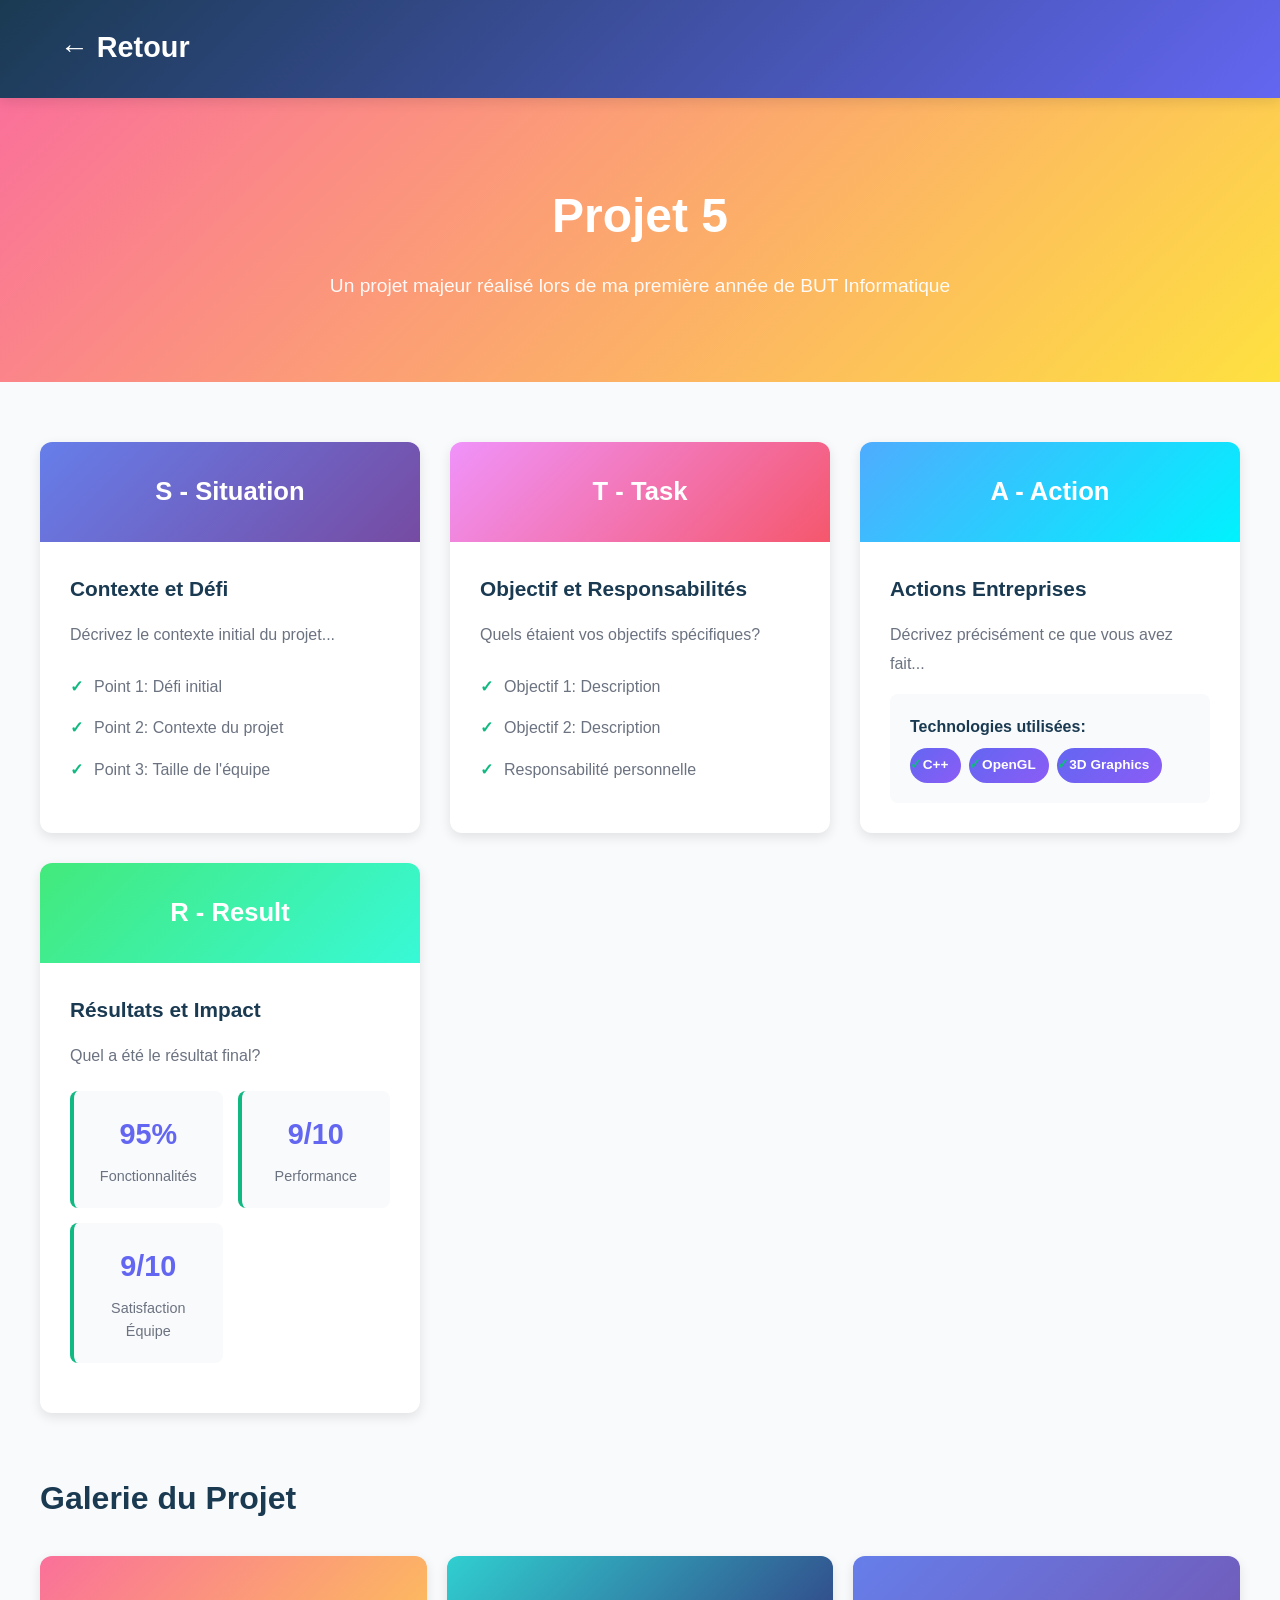
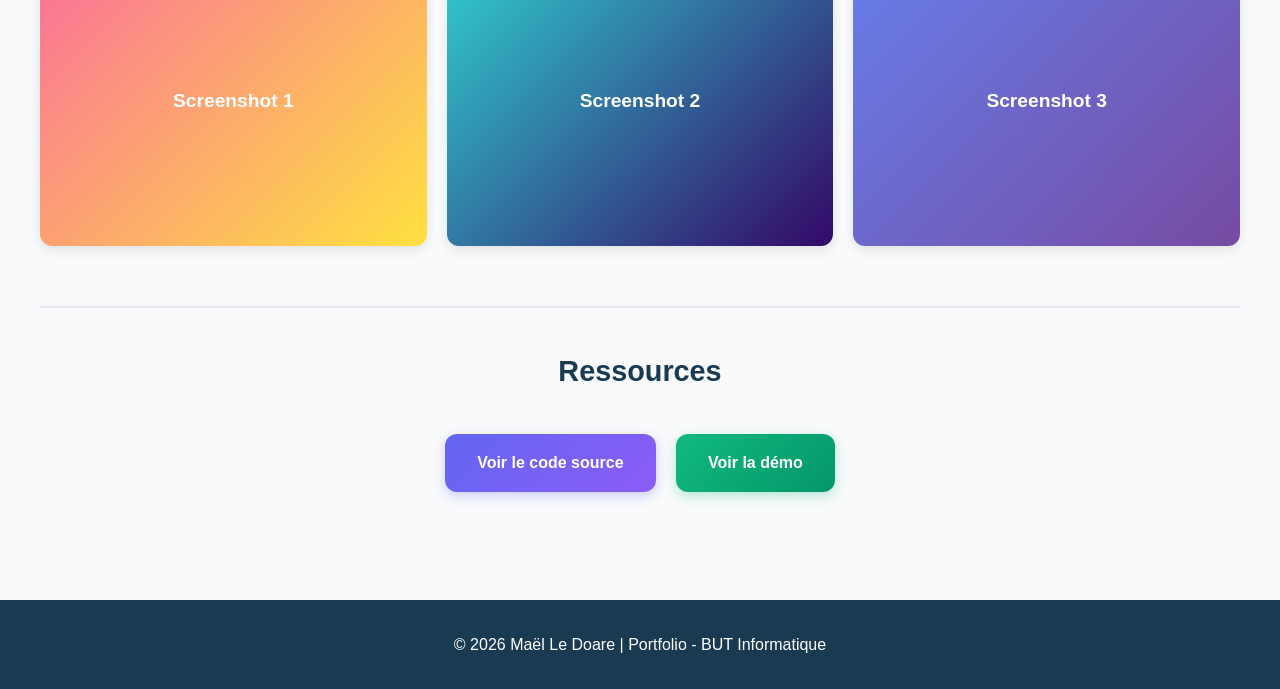
<file: project5.html>
<!DOCTYPE html>
<html lang="fr">
<head>
    <meta charset="UTF-8">
    <meta name="viewport" content="width=device-width, initial-scale=1.0">
    <title>Projet 5 - Portfolio Maël Le Doare</title>
    <link rel="stylesheet" href="style.css">
    <link rel="stylesheet" href="project-styles.css">
</head>
<body>
    <nav class="navbar">
        <div class="container">
            <div class="nav-brand">
                <h1><a href="index.html" style="color: white; text-decoration: none;">← Retour</a></h1>
            </div>
        </div>
    </nav>

    <section class="project-hero" style="background: linear-gradient(135deg, #fa709a 0%, #fee140 100%);">
        <div class="container">
            <h1 class="project-title">Projet 5</h1>
            <p class="project-description">Un projet majeur réalisé lors de ma première année de BUT Informatique</p>
        </div>
    </section>

    <main class="container project-main">
        <div class="star-method">
            <div class="star-section">
                <div class="star-header situation">
                    <h2>S - Situation</h2>
                </div>
                <div class="star-content">
                    <h3>Contexte et Défi</h3>
                    <p>Décrivez le contexte initial du projet...</p>
                    <ul>
                        <li>Point 1: Défi initial</li>
                        <li>Point 2: Contexte du projet</li>
                        <li>Point 3: Taille de l'équipe</li>
                    </ul>
                </div>
            </div>

            <div class="star-section">
                <div class="star-header task">
                    <h2>T - Task</h2>
                </div>
                <div class="star-content">
                    <h3>Objectif et Responsabilités</h3>
                    <p>Quels étaient vos objectifs spécifiques?</p>
                    <ul>
                        <li>Objectif 1: Description</li>
                        <li>Objectif 2: Description</li>
                        <li>Responsabilité personnelle</li>
                    </ul>
                </div>
            </div>

            <div class="star-section">
                <div class="star-header action">
                    <h2>A - Action</h2>
                </div>
                <div class="star-content">
                    <h3>Actions Entreprises</h3>
                    <p>Décrivez précisément ce que vous avez fait...</p>
                    <div class="technologies">
                        <h4>Technologies utilisées:</h4>
                        <ul>
                            <li>C++</li>
                            <li>OpenGL</li>
                            <li>3D Graphics</li>
                        </ul>
                    </div>
                </div>
            </div>

            <div class="star-section">
                <div class="star-header result">
                    <h2>R - Result</h2>
                </div>
                <div class="star-content">
                    <h3>Résultats et Impact</h3>
                    <p>Quel a été le résultat final?</p>
                    <div class="results-grid">
                        <div class="result-item">
                            <span class="result-number">95%</span>
                            <span class="result-label">Fonctionnalités</span>
                        </div>
                        <div class="result-item">
                            <span class="result-number">9/10</span>
                            <span class="result-label">Performance</span>
                        </div>
                        <div class="result-item">
                            <span class="result-number">9/10</span>
                            <span class="result-label">Satisfaction Équipe</span>
                        </div>
                    </div>
                </div>
            </div>
        </div>

        <div class="project-gallery">
            <h2>Galerie du Projet</h2>
            <div class="gallery-grid">
                <div class="gallery-item">
                    <div class="placeholder" style="background: linear-gradient(135deg, #fa709a 0%, #fee140 100%);">
                        Screenshot 1
                    </div>
                </div>
                <div class="gallery-item">
                    <div class="placeholder" style="background: linear-gradient(135deg, #30cfd0 0%, #330867 100%);">
                        Screenshot 2
                    </div>
                </div>
                <div class="gallery-item">
                    <div class="placeholder" style="background: linear-gradient(135deg, #667eea 0%, #764ba2 100%);">
                        Screenshot 3
                    </div>
                </div>
            </div>
        </div>

        <div class="project-links">
            <h2>Ressources</h2>
            <a href="https://github.com" class="link-button" target="_blank">Voir le code source</a>
            <a href="#" class="link-button secondary">Voir la démo</a>
        </div>
    </main>

    <footer class="footer">
        <p>&copy; 2026 Maël Le Doare | Portfolio - BUT Informatique</p>
    </footer>

    <script src="script.js"></script>
</body>
</html>
</file>
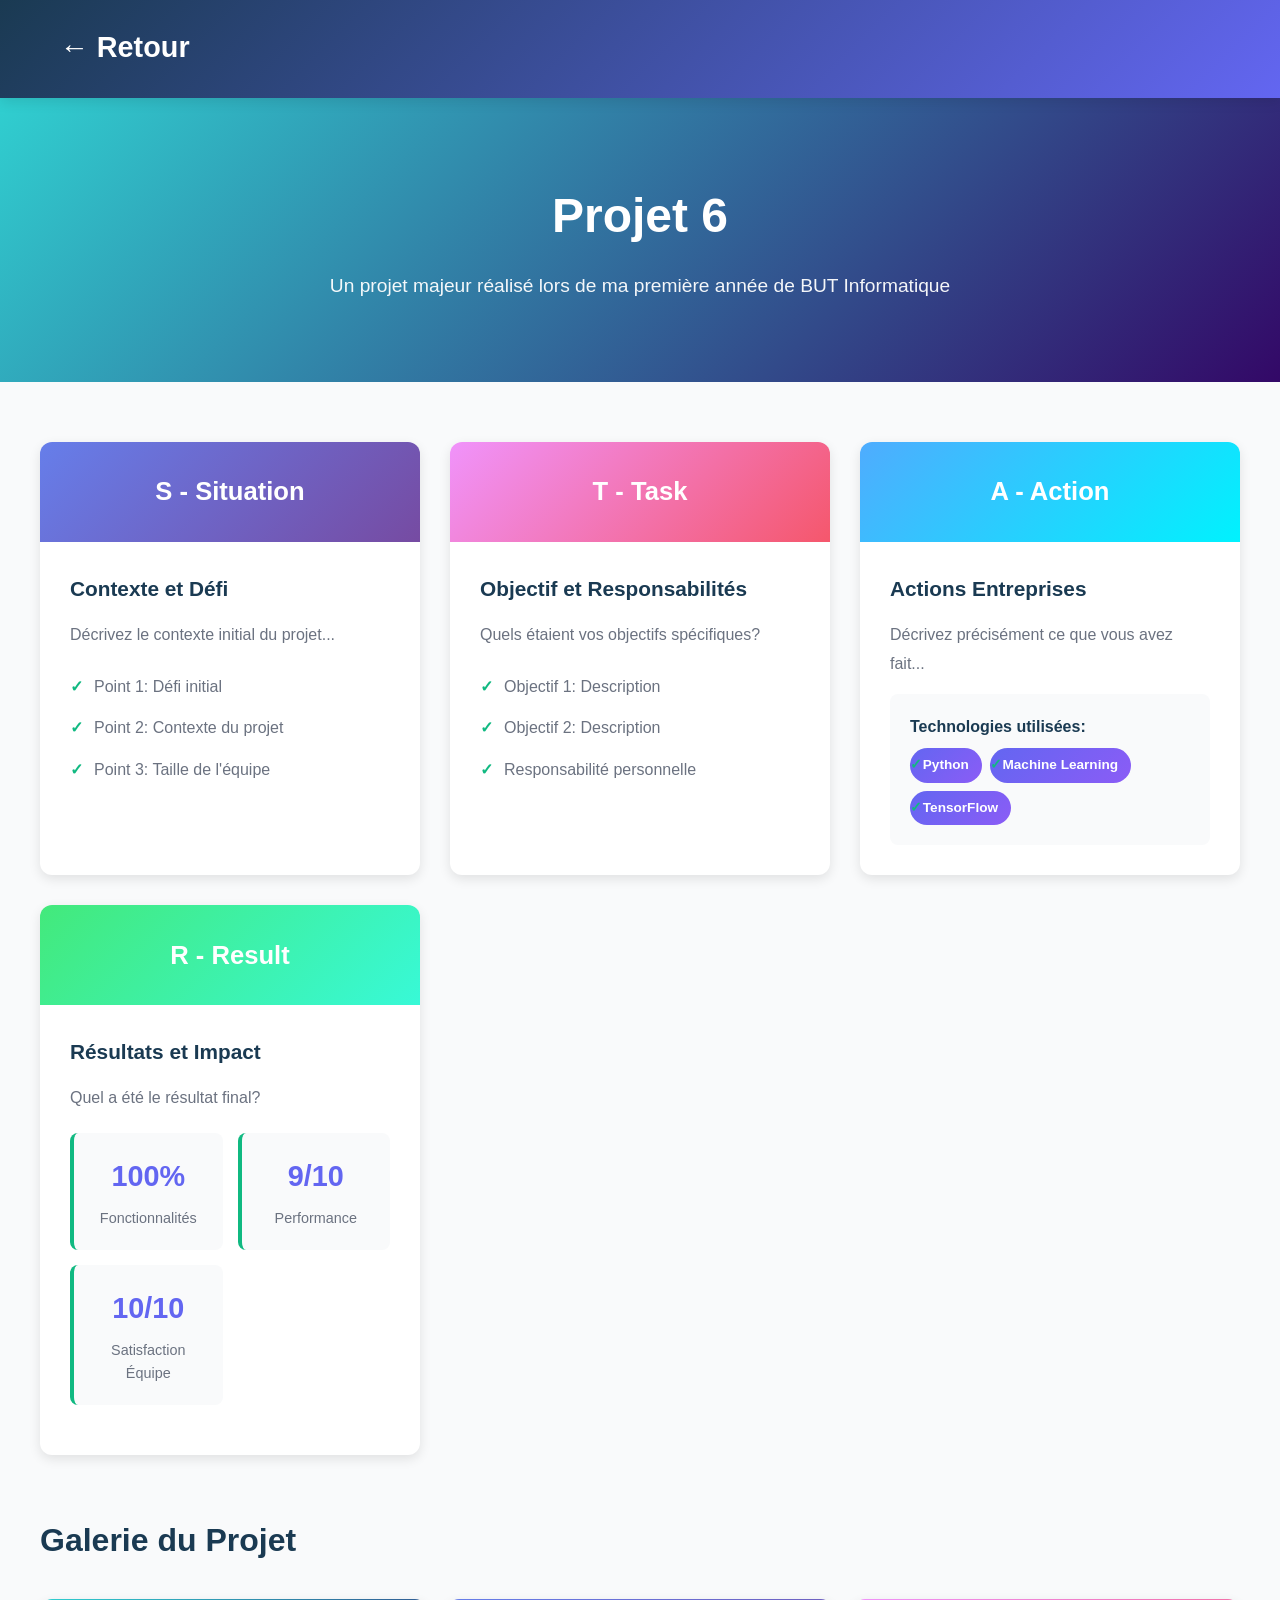
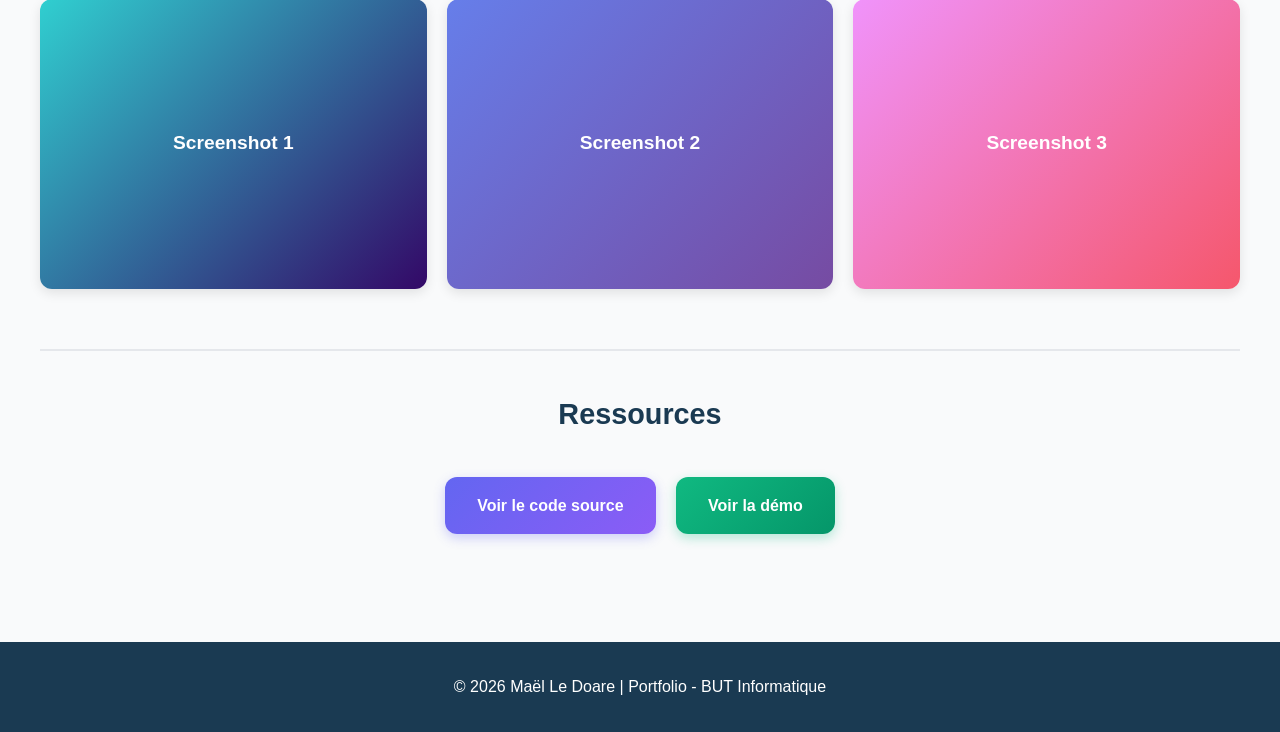
<file: project6.html>
<!DOCTYPE html>
<html lang="fr">
<head>
    <meta charset="UTF-8">
    <meta name="viewport" content="width=device-width, initial-scale=1.0">
    <title>Projet 6 - Portfolio Maël Le Doare</title>
    <link rel="stylesheet" href="style.css">
    <link rel="stylesheet" href="project-styles.css">
</head>
<body>
    <nav class="navbar">
        <div class="container">
            <div class="nav-brand">
                <h1><a href="index.html" style="color: white; text-decoration: none;">← Retour</a></h1>
            </div>
        </div>
    </nav>

    <section class="project-hero" style="background: linear-gradient(135deg, #30cfd0 0%, #330867 100%);">
        <div class="container">
            <h1 class="project-title">Projet 6</h1>
            <p class="project-description">Un projet majeur réalisé lors de ma première année de BUT Informatique</p>
        </div>
    </section>

    <main class="container project-main">
        <div class="star-method">
            <div class="star-section">
                <div class="star-header situation">
                    <h2>S - Situation</h2>
                </div>
                <div class="star-content">
                    <h3>Contexte et Défi</h3>
                    <p>Décrivez le contexte initial du projet...</p>
                    <ul>
                        <li>Point 1: Défi initial</li>
                        <li>Point 2: Contexte du projet</li>
                        <li>Point 3: Taille de l'équipe</li>
                    </ul>
                </div>
            </div>

            <div class="star-section">
                <div class="star-header task">
                    <h2>T - Task</h2>
                </div>
                <div class="star-content">
                    <h3>Objectif et Responsabilités</h3>
                    <p>Quels étaient vos objectifs spécifiques?</p>
                    <ul>
                        <li>Objectif 1: Description</li>
                        <li>Objectif 2: Description</li>
                        <li>Responsabilité personnelle</li>
                    </ul>
                </div>
            </div>

            <div class="star-section">
                <div class="star-header action">
                    <h2>A - Action</h2>
                </div>
                <div class="star-content">
                    <h3>Actions Entreprises</h3>
                    <p>Décrivez précisément ce que vous avez fait...</p>
                    <div class="technologies">
                        <h4>Technologies utilisées:</h4>
                        <ul>
                            <li>Python</li>
                            <li>Machine Learning</li>
                            <li>TensorFlow</li>
                        </ul>
                    </div>
                </div>
            </div>

            <div class="star-section">
                <div class="star-header result">
                    <h2>R - Result</h2>
                </div>
                <div class="star-content">
                    <h3>Résultats et Impact</h3>
                    <p>Quel a été le résultat final?</p>
                    <div class="results-grid">
                        <div class="result-item">
                            <span class="result-number">100%</span>
                            <span class="result-label">Fonctionnalités</span>
                        </div>
                        <div class="result-item">
                            <span class="result-number">9/10</span>
                            <span class="result-label">Performance</span>
                        </div>
                        <div class="result-item">
                            <span class="result-number">10/10</span>
                            <span class="result-label">Satisfaction Équipe</span>
                        </div>
                    </div>
                </div>
            </div>
        </div>

        <div class="project-gallery">
            <h2>Galerie du Projet</h2>
            <div class="gallery-grid">
                <div class="gallery-item">
                    <div class="placeholder" style="background: linear-gradient(135deg, #30cfd0 0%, #330867 100%);">
                        Screenshot 1
                    </div>
                </div>
                <div class="gallery-item">
                    <div class="placeholder" style="background: linear-gradient(135deg, #667eea 0%, #764ba2 100%);">
                        Screenshot 2
                    </div>
                </div>
                <div class="gallery-item">
                    <div class="placeholder" style="background: linear-gradient(135deg, #f093fb 0%, #f5576c 100%);">
                        Screenshot 3
                    </div>
                </div>
            </div>
        </div>

        <div class="project-links">
            <h2>Ressources</h2>
            <a href="https://github.com" class="link-button" target="_blank">Voir le code source</a>
            <a href="#" class="link-button secondary">Voir la démo</a>
        </div>
    </main>

    <footer class="footer">
        <p>&copy; 2026 Maël Le Doare | Portfolio - BUT Informatique</p>
    </footer>

    <script src="script.js"></script>
</body>
</html>
</file>
<file: styles.css>
/* Reset and Base Styles */
* {
    margin: 0;
    padding: 0;
    box-sizing: border-box;
}

body {
    font-family: 'Segoe UI', Tahoma, Geneva, Verdana, sans-serif;
    line-height: 1.6;
    color: #333;
    background-color: #f9f9f9;
}

.container {
    max-width: 1200px;
    margin: 0 auto;
    padding: 0 20px;
}

/* Header Styles */
.header {
    background-color: #1a1a1a;
    color: #fff;
    padding: 20px 0;
    position: sticky;
    top: 0;
    z-index: 100;
    box-shadow: 0 2px 5px rgba(0, 0, 0, 0.1);
}

.header .container {
    display: flex;
    justify-content: space-between;
    align-items: center;
}

.logo {
    font-size: 28px;
    font-weight: bold;
    letter-spacing: 1px;
}

.nav ul {
    display: flex;
    list-style: none;
    gap: 30px;
}

.nav a {
    color: #fff;
    text-decoration: none;
    font-weight: 500;
    transition: color 0.3s ease;
    position: relative;
}

.nav a:hover {
    color: #fbbf24;
}

.nav a::after {
    content: '';
    position: absolute;
    bottom: -5px;
    left: 0;
    width: 0;
    height: 2px;
    background-color: #fbbf24;
    transition: width 0.3s ease;
}

.nav a:hover::after {
    width: 100%;
}

/* Hero Section */
.hero {
    background: linear-gradient(135deg, #1a1a1a 0%, #2d2d2d 100%);
    color: #fff;
    padding: 100px 20px;
    text-align: center;
    min-height: 400px;
    display: flex;
    align-items: center;
    justify-content: center;
}

.hero h2 {
    font-size: 48px;
    margin-bottom: 20px;
}

.hero p {
    font-size: 20px;
    color: #ccc;
}

/* About Section */
.about {
    padding: 80px 20px;
    background-color: #fff;
    text-align: center;
}

.about h2 {
    font-size: 36px;
    margin-bottom: 30px;
    color: #1a1a1a;
}

.about p {
    font-size: 18px;
    max-width: 800px;
    margin: 0 auto 20px auto;
    color: #555;
    line-height: 1.8;
}

.formation-link {
    margin-top: 30px;
}

.formation-link a {
    color: #2563eb;
    text-decoration: none;
    font-weight: 600;
    transition: color 0.3s ease;
    border-bottom: 2px solid #2563eb;
    padding-bottom: 2px;
}

.formation-link a:hover {
    color: #1e40af;
    border-bottom-color: #1e40af;
}

/* Timeline Section */
.timeline-section {
    padding: 80px 20px;
    background-color: #f9f9f9;
}

.timeline-section h2 {
    text-align: center;
    font-size: 36px;
    margin-bottom: 60px;
    color: #1a1a1a;
}

.horizontal-timeline {
    display: flex;
    align-items: center;
    justify-content: space-around;
    gap: 20px;
    flex-wrap: wrap;
    position: relative;
}

.timeline-item {
    flex: 1;
    min-width: 250px;
    max-width: 300px;
    text-align: center;
    background-color: #fff;
    padding: 30px 20px;
    border-radius: 8px;
    box-shadow: 0 2px 10px rgba(0, 0, 0, 0.1);
    position: relative;
}

.timeline-dot {
    width: 20px;
    height: 20px;
    background-color: #2563eb;
    border-radius: 50%;
    margin: 0 auto 20px auto;
    box-shadow: 0 0 0 4px #fff, 0 0 0 8px #2563eb;
}

.timeline-item h3 {
    font-size: 16px;
    margin-bottom: 10px;
    color: #1a1a1a;
    font-weight: 600;
}

.timeline-item p {
    font-size: 14px;
    color: #666;
    margin-bottom: 15px;
}

.timeline-tags {
    display: flex;
    gap: 8px;
    list-style: none;
    flex-wrap: wrap;
    justify-content: center;
}

.timeline-tags li {
    display: inline-block;
    background-color: #fbbf24;
    color: #1a1a1a;
    padding: 4px 12px;
    border-radius: 20px;
    font-size: 12px;
    font-weight: 600;
}

.timeline-connector {
    width: 30px;
    height: 2px;
    background-color: #2563eb;
    margin: 0 10px;
}

@media (max-width: 768px) {
    .horizontal-timeline {
        flex-direction: column;
    }

    .timeline-connector {
        width: 2px;
        height: 30px;
        margin: 10px 0;
    }
}

/* Portfolio Section */
.portfolio {
    padding: 80px 20px;
    background-color: #fff;
}

.portfolio h2 {
    text-align: center;
    font-size: 36px;
    margin-bottom: 50px;
    color: #1a1a1a;
}

.portfolio-grid {
    display: grid;
    grid-template-columns: repeat(auto-fit, minmax(300px, 1fr));
    gap: 30px;
}

.portfolio-item {
    background-color: #fff;
    border-radius: 8px;
    overflow: hidden;
    transition: transform 0.3s ease, box-shadow 0.3s ease;
    cursor: pointer;
    border: 2px solid #f0f0f0;
}

.portfolio-item:nth-child(1) .portfolio-header {
    background-color: #2563eb;
}

.portfolio-item:nth-child(2) .portfolio-header {
    background-color: #f97316;
}

.portfolio-item:nth-child(3) .portfolio-header {
    background-color: #1a1a1a;
}

.portfolio-item:nth-child(4) .portfolio-header {
    background-color: #fbbf24;
    color: #1a1a1a;
}

.portfolio-item:nth-child(5) .portfolio-header {
    background-color: #2563eb;
}

.portfolio-item:nth-child(6) .portfolio-header {
    background-color: #f97316;
}

.portfolio-item:hover {
    transform: translateY(-10px);
    box-shadow: 0 10px 30px rgba(0, 0, 0, 0.2);
}

.portfolio-header {
    padding: 40px 20px;
    color: #fff;
    text-align: center;
    min-height: 150px;
    display: flex;
    align-items: center;
    justify-content: center;
}

.portfolio-header h3 {
    font-size: 18px;
    font-weight: 600;
    line-height: 1.4;
}

/* Contact Section */
.contact {
    padding: 80px 20px;
    background-color: #1a1a1a;
    color: #fff;
    text-align: center;
}

.contact h2 {
    font-size: 36px;
    margin-bottom: 20px;
}

.contact p {
    font-size: 18px;
    color: #ccc;
    margin-bottom: 30px;
}

.contact-links {
    display: flex;
    gap: 15px;
    justify-content: center;
    flex-wrap: wrap;
    margin-bottom: 30px;
}

.cta-button {
    display: inline-block;
    padding: 12px 30px;
    background-color: #2563eb;
    color: #fff;
    text-decoration: none;
    border-radius: 5px;
    font-weight: 600;
    transition: background-color 0.3s ease, transform 0.3s ease;
    border: 2px solid #2563eb;
}

.cta-button:hover {
    background-color: #fbbf24;
    color: #1a1a1a;
    border-color: #fbbf24;
}

.cv-link {
    font-size: 16px;
}

.cv-link a {
    color: #fbbf24;
    text-decoration: none;
    font-weight: 600;
    transition: color 0.3s ease;
    border-bottom: 2px solid #fbbf24;
    padding-bottom: 2px;
}

.cv-link a:hover {
    color: #f97316;
    border-bottom-color: #f97316;
}

/* Footer */
.footer {
    background-color: #000;
    color: #fff;
    padding: 30px 20px;
    text-align: center;
}

.footer p {
    font-size: 14px;
    color: #999;
}

/* Responsive Design */
@media (max-width: 768px) {
    .nav ul {
        flex-direction: column;
        gap: 15px;
        font-size: 14px;
    }

    .header .container {
        flex-direction: column;
        gap: 20px;
    }

    .hero h2 {
        font-size: 32px;
    }

    .hero p {
        font-size: 16px;
    }

    .portfolio h2,
    .about h2,
    .contact h2,
    .timeline-section h2 {
        font-size: 28px;
    }

    .portfolio-grid {
        grid-template-columns: 1fr;
    }

    .timeline-item {
        min-width: 100%;
        max-width: 100%;
    }

    .contact-links {
        flex-direction: column;
    }
}

@media (max-width: 480px) {
    .logo {
        font-size: 20px;
    }

    .nav ul {
        gap: 10px;
    }

    .hero h2 {
        font-size: 24px;
    }

    .portfolio-header h3,
    .about p,
    .contact p {
        font-size: 16px;
    }

    .portfolio-header {
        min-height: 120px;
        padding: 30px 15px;
    }
}
</file>
<file: style.css>
/* ==================== VARIABLES & GLOBAL STYLES ==================== */
:root {
    --primary-color: #1a3a52;
    --secondary-color: #6366f1;
    --accent-green: #10b981;
    --accent-orange: #f97316;
    --accent-pink: #ec4899;
    --text-color: #1f2937;
    --text-light: #6b7280;
    --bg-light: #f9fafb;
    --bg-white: #ffffff;
    --border-radius: 12px;
    --transition: all 0.3s ease;
}

* {
    margin: 0;
    padding: 0;
    box-sizing: border-box;
}

body {
    font-family: 'Segoe UI', Tahoma, Geneva, Verdana, sans-serif;
    color: var(--text-color);
    background-color: var(--bg-light);
    line-height: 1.6;
}

html {
    scroll-behavior: smooth;
}

.container {
    max-width: 1200px;
    margin: 0 auto;
    padding: 0 20px;
}

/* ==================== NAVIGATION ==================== */
.navbar {
    background: linear-gradient(135deg, var(--primary-color) 0%, var(--secondary-color) 100%);
    padding: 1.5rem 0;
    position: sticky;
    top: 0;
    z-index: 1000;
    box-shadow: 0 4px 12px rgba(0, 0, 0, 0.1);
    animation: slideDown 0.5s ease;
}

.navbar .container {
    display: flex;
    justify-content: space-between;
    align-items: center;
}

.nav-brand h1 {
    color: var(--bg-white);
    font-size: 1.8rem;
    margin-bottom: 0.25rem;
}

.nav-brand .subtitle {
    color: rgba(255, 255, 255, 0.9);
    font-size: 0.9rem;
}

.nav-menu {
    display: flex;
    list-style: none;
    gap: 2rem;
}

.nav-link {
    color: rgba(255, 255, 255, 0.9);
    text-decoration: none;
    transition: var(--transition);
    font-weight: 500;
    position: relative;
}

.nav-link:hover,
.nav-link.active {
    color: var(--accent-green);
}

.nav-link::after {
    content: '';
    position: absolute;
    bottom: -5px;
    left: 0;
    width: 0;
    height: 2px;
    background: var(--accent-green);
    transition: width 0.3s ease;
}

.nav-link:hover::after,
.nav-link.active::after {
    width: 100%;
}

/* ==================== HERO SECTION ==================== */
.hero {
    min-height: 600px;
    display: flex;
    align-items: center;
    justify-content: center;
    position: relative;
    overflow: hidden;
    background: linear-gradient(135deg, #667eea 0%, #764ba2 100%);
}

.hero-background {
    position: absolute;
    top: 0;
    left: 0;
    width: 100%;
    height: 100%;
    background: url('data:image/svg+xml,<svg xmlns="http://www.w3.org/2000/svg" viewBox="0 0 1440 320"><path fill="rgba(255,255,255,0.1)" fill-opacity="1" d="M0,96L48,112C96,128,192,160,288,160C384,160,480,128,576,122.7C672,117,768,139,864,144C960,149,1056,139,1152,128C1248,117,1344,107,1392,101.3L1440,96L1440,320L1392,320C1344,320,1248,320,1152,320C1056,320,960,320,864,320C768,320,672,320,576,320C480,320,384,320,288,320C192,320,96,320,48,320L0,320Z"></path></svg>');
    background-repeat: no-repeat;
    background-size: cover;
    animation: float 6s ease-in-out infinite;
}

.hero-content {
    position: relative;
    z-index: 2;
    text-align: center;
    color: var(--bg-white);
    animation: fadeInUp 1s ease;
}

.hero-title {
    font-size: 3.5rem;
    font-weight: 700;
    margin-bottom: 1rem;
    text-shadow: 2px 2px 4px rgba(0, 0, 0, 0.2);
}

.hero-subtitle {
    font-size: 1.3rem;
    margin-bottom: 2rem;
    opacity: 0.95;
    font-weight: 300;
}

.cta-button {
    display: inline-block;
    padding: 1rem 2.5rem;
    background: var(--accent-green);
    color: var(--bg-white);
    text-decoration: none;
    border-radius: var(--border-radius);
    font-weight: 600;
    transition: var(--transition);
    box-shadow: 0 8px 20px rgba(16, 185, 129, 0.3);
}

.cta-button:hover {
    background: var(--accent-orange);
    transform: translateY(-3px);
    box-shadow: 0 12px 28px rgba(249, 115, 22, 0.4);
}

/* ==================== TIMELINE SECTION ==================== */
.timeline-section {
    padding: 80px 0;
    background: var(--bg-white);
}

.section-title {
    text-align: center;
    font-size: 2.5rem;
    margin-bottom: 3rem;
    color: var(--primary-color);
    position: relative;
    padding-bottom: 1rem;
}

.section-title::after {
    content: '';
    position: absolute;
    bottom: 0;
    left: 50%;
    transform: translateX(-50%);
    width: 100px;
    height: 4px;
    background: linear-gradient(90deg, var(--secondary-color), var(--accent-green));
    border-radius: 2px;
}

.timeline {
    position: relative;
    padding: 20px 0;
}

.timeline::before {
    content: '';
    position: absolute;
    left: 50%;
    transform: translateX(-50%);
    width: 4px;
    height: 100%;
    background: linear-gradient(180deg, var(--secondary-color), var(--accent-green));
}

.timeline-item {
    margin-bottom: 50px;
    position: relative;
    display: flex;
    align-items: center;
}

.timeline-item:nth-child(odd) {
    flex-direction: row-reverse;
}

.timeline-item:nth-child(odd) .timeline-content {
    text-align: right;
    margin-right: 60px;
}

.timeline-item:nth-child(even) .timeline-content {
    text-align: left;
    margin-left: 60px;
}

.timeline-dot {
    position: absolute;
    left: 50%;
    transform: translateX(-50%);
    width: 20px;
    height: 20px;
    background: linear-gradient(135deg, var(--secondary-color), var(--accent-pink));
    border-radius: 50%;
    border: 4px solid var(--bg-white);
    box-shadow: 0 0 0 4px var(--secondary-color);
    animation: pulse 2s ease-in-out infinite;
}

.timeline-content {
    flex: 1;
    background: var(--bg-light);
    padding: 30px;
    border-radius: var(--border-radius);
    transition: var(--transition);
}

.timeline-content:hover {
    transform: translateY(-5px);
    box-shadow: 0 12px 28px rgba(0, 0, 0, 0.1);
}

.timeline-content h3 {
    color: var(--secondary-color);
    margin-bottom: 0.5rem;
    font-size: 1.4rem;
}

.timeline-content p {
    color: var(--text-light);
    margin-bottom: 1rem;
}

.timeline-tags {
    display: flex;
    gap: 0.5rem;
    list-style: none;
    flex-wrap: wrap;
    justify-content: flex-start;
}

.timeline-item:nth-child(odd) .timeline-tags {
    justify-content: flex-end;
}

.timeline-tags li {
    display: inline-block;
    background: linear-gradient(135deg, var(--accent-green), var(--accent-orange));
    color: var(--bg-white);
    padding: 0.4rem 0.8rem;
    border-radius: 20px;
    font-size: 0.85rem;
    font-weight: 600;
}

/* ==================== PROJECTS SECTION ==================== */
.projects-section {
    padding: 80px 0;
    background: linear-gradient(135deg, var(--bg-light) 0%, var(--bg-white) 100%);
}

.projects-grid {
    display: grid;
    grid-template-columns: repeat(auto-fit, minmax(320px, 1fr));
    gap: 2rem;
}

.project-card {
    background: var(--bg-white);
    border-radius: var(--border-radius);
    overflow: hidden;
    transition: var(--transition);
    box-shadow: 0 4px 12px rgba(0, 0, 0, 0.08);
    animation: fadeInUp 0.6s ease;
}

.project-card:hover {
    transform: translateY(-10px);
    box-shadow: 0 16px 32px rgba(0, 0, 0, 0.15);
}

.project-header {
    padding: 40px 20px;
    color: var(--bg-white);
    text-align: center;
}

.project-header h3 {
    font-size: 1.8rem;
    font-weight: 700;
}

.project-body {
    padding: 30px;
    text-align: center;
}

.project-body p {
    color: var(--text-light);
    margin-bottom: 1.5rem;
    font-size: 0.95rem;
}

.project-link {
    display: inline-block;
    color: var(--secondary-color);
    text-decoration: none;
    font-weight: 600;
    transition: var(--transition);
    padding: 0.5rem 1rem;
    border-radius: 6px;
    border: 2px solid var(--secondary-color);
}

.project-link:hover {
    background: var(--secondary-color);
    color: var(--bg-white);
}

/* ==================== CONTACT SECTION ==================== */
.contact-section {
    padding: 80px 0;
    background: linear-gradient(135deg, var(--primary-color) 0%, var(--secondary-color) 100%);
    color: var(--bg-white);
    text-align: center;
}

.contact-content p {
    font-size: 1.2rem;
    margin-bottom: 2rem;
    opacity: 0.95;
}

.contact-links {
    display: flex;
    gap: 1rem;
    justify-content: center;
    flex-wrap: wrap;
}

.contact-button {
    display: inline-block;
    padding: 0.8rem 2rem;
    background: var(--accent-green);
    color: var(--bg-white);
    text-decoration: none;
    border-radius: var(--border-radius);
    font-weight: 600;
    transition: var(--transition);
    border: 2px solid var(--accent-green);
}

.contact-button:hover {
    background: transparent;
    transform: translateY(-3px);
}

.contact-button.github {
    background: #333;
    border-color: #333;
}

.contact-button.github:hover {
    background: transparent;
    border-color: var(--bg-white);
}

.contact-button.linkedin {
    background: #0077b5;
    border-color: #0077b5;
}

.contact-button.linkedin:hover {
    background: transparent;
    border-color: var(--bg-white);
}

/* ==================== FOOTER ==================== */
.footer {
    background: var(--primary-color);
    color: var(--bg-white);
    text-align: center;
    padding: 2rem;
}

/* ==================== ANIMATIONS ==================== */
@keyframes slideDown {
    from {
        transform: translateY(-100%);
        opacity: 0;
    }
    to {
        transform: translateY(0);
        opacity: 1;
    }
}

@keyframes fadeInUp {
    from {
        transform: translateY(30px);
        opacity: 0;
    }
    to {
        transform: translateY(0);
        opacity: 1;
    }
}

@keyframes float {
    0%, 100% {
        transform: translateY(0px);
    }
    50% {
        transform: translateY(-20px);
    }
}

@keyframes pulse {
    0%, 100% {
        box-shadow: 0 0 0 0 rgba(99, 102, 241, 0.7);
    }
    50% {
        box-shadow: 0 0 0 10px rgba(99, 102, 241, 0);
    }
}

/* ==================== RESPONSIVE ==================== */
@media (max-width: 768px) {
    .nav-menu {
        flex-direction: column;
        gap: 1rem;
    }

    .hero-title {
        font-size: 2rem;
    }

    .hero-subtitle {
        font-size: 1rem;
    }

    .section-title {
        font-size: 1.8rem;
    }

    .timeline::before {
        left: 20px;
    }

    .timeline-item,
    .timeline-item:nth-child(odd) {
        flex-direction: column;
        margin-left: 60px;
    }

    .timeline-item:nth-child(odd) .timeline-content,
    .timeline-item:nth-child(even) .timeline-content {
        text-align: left;
        margin-left: 60px;
        margin-right: 0;
    }

    .timeline-dot {
        left: 20px;
    }

    .projects-grid {
        grid-template-columns: 1fr;
    }

    .contact-links {
        flex-direction: column;
    }
}
</file>
<file: project-styles.css>
/* ==================== PROJECT HERO ==================== */
.project-hero {
    padding: 80px 0;
    color: white;
    text-align: center;
}

.project-title {
    font-size: 3rem;
    margin-bottom: 1rem;
    font-weight: 700;
}

.project-description {
    font-size: 1.2rem;
    opacity: 0.95;
}

/* ==================== PROJECT MAIN ==================== */
.project-main {
    padding: 60px 0;
}

/* ==================== STAR METHOD ==================== */
.star-method {
    display: grid;
    grid-template-columns: repeat(auto-fit, minmax(300px, 1fr));
    gap: 30px;
    margin-bottom: 60px;
}

.star-section {
    background: white;
    border-radius: 12px;
    overflow: hidden;
    box-shadow: 0 4px 12px rgba(0, 0, 0, 0.1);
    transition: all 0.3s ease;
}

.star-section:hover {
    transform: translateY(-10px);
    box-shadow: 0 12px 28px rgba(0, 0, 0, 0.15);
}

.star-header {
    padding: 25px;
    color: white;
    font-weight: 700;
    display: flex;
    align-items: center;
    justify-content: center;
    min-height: 100px;
}

.star-header h2 {
    font-size: 1.6rem;
    margin: 0;
}

.star-header.situation {
    background: linear-gradient(135deg, #667eea 0%, #764ba2 100%);
}

.star-header.task {
    background: linear-gradient(135deg, #f093fb 0%, #f5576c 100%);
}

.star-header.action {
    background: linear-gradient(135deg, #4facfe 0%, #00f2fe 100%);
}

.star-header.result {
    background: linear-gradient(135deg, #43e97b 0%, #38f9d7 100%);
}

.star-content {
    padding: 30px;
}

.star-content h3 {
    color: #1a3a52;
    margin-bottom: 1rem;
    font-size: 1.3rem;
}

.star-content p {
    color: #6b7280;
    margin-bottom: 1rem;
    line-height: 1.8;
}

.star-content ul {
    list-style: none;
    padding: 0;
}

.star-content li {
    padding: 0.5rem 0;
    padding-left: 1.5rem;
    position: relative;
    color: #6b7280;
}

.star-content li::before {
    content: '✓';
    position: absolute;
    left: 0;
    color: #10b981;
    font-weight: bold;
}

.technologies {
    background: #f9fafb;
    padding: 20px;
    border-radius: 8px;
    margin-top: 1rem;
}

.technologies h4 {
    color: #1a3a52;
    margin-bottom: 0.5rem;
}

.technologies ul {
    display: flex;
    gap: 0.5rem;
    flex-wrap: wrap;
    list-style: none;
}

.technologies li {
    background: linear-gradient(135deg, #6366f1, #8b5cf6);
    color: white;
    padding: 0.4rem 0.8rem;
    border-radius: 20px;
    font-size: 0.85rem;
    font-weight: 600;
}

.results-grid {
    display: grid;
    grid-template-columns: repeat(auto-fit, minmax(100px, 1fr));
    gap: 15px;
    margin: 20px 0;
}

.result-item {
    background: #f9fafb;
    padding: 20px;
    border-radius: 8px;
    text-align: center;
    border-left: 4px solid #10b981;
}

.result-number {
    display: block;
    font-size: 1.8rem;
    font-weight: 700;
    color: #6366f1;
    margin-bottom: 0.5rem;
}

.result-label {
    display: block;
    color: #6b7280;
    font-size: 0.9rem;
    font-weight: 500;
}

/* ==================== PROJECT GALLERY ==================== */
.project-gallery {
    margin-bottom: 60px;
}

.project-gallery h2 {
    color: #1a3a52;
    margin-bottom: 2rem;
    font-size: 2rem;
}

.gallery-grid {
    display: grid;
    grid-template-columns: repeat(auto-fit, minmax(250px, 1fr));
    gap: 20px;
}

.gallery-item {
    aspect-ratio: 4/3;
    border-radius: 12px;
    overflow: hidden;
    box-shadow: 0 4px 12px rgba(0, 0, 0, 0.1);
    transition: all 0.3s ease;
}

.gallery-item:hover {
    transform: scale(1.05);
    box-shadow: 0 12px 28px rgba(0, 0, 0, 0.15);
}

.placeholder {
    width: 100%;
    height: 100%;
    display: flex;
    align-items: center;
    justify-content: center;
    color: white;
    font-weight: 600;
    font-size: 1.2rem;
}

/* ==================== PROJECT LINKS ==================== */
.project-links {
    text-align: center;
    padding: 40px 0;
    border-top: 2px solid #e5e7eb;
}

.project-links h2 {
    color: #1a3a52;
    margin-bottom: 2rem;
    font-size: 1.8rem;
}

.link-button {
    display: inline-block;
    margin: 0.5rem;
    padding: 1rem 2rem;
    background: linear-gradient(135deg, #6366f1, #8b5cf6);
    color: white;
    text-decoration: none;
    border-radius: 12px;
    font-weight: 600;
    transition: all 0.3s ease;
    box-shadow: 0 4px 12px rgba(99, 102, 241, 0.3);
}

.link-button:hover {
    transform: translateY(-3px);
    box-shadow: 0 8px 20px rgba(99, 102, 241, 0.5);
}

.link-button.secondary {
    background: linear-gradient(135deg, #10b981, #059669);
    box-shadow: 0 4px 12px rgba(16, 185, 129, 0.3);
}

.link-button.secondary:hover {
    box-shadow: 0 8px 20px rgba(16, 185, 129, 0.5);
}
</file>
